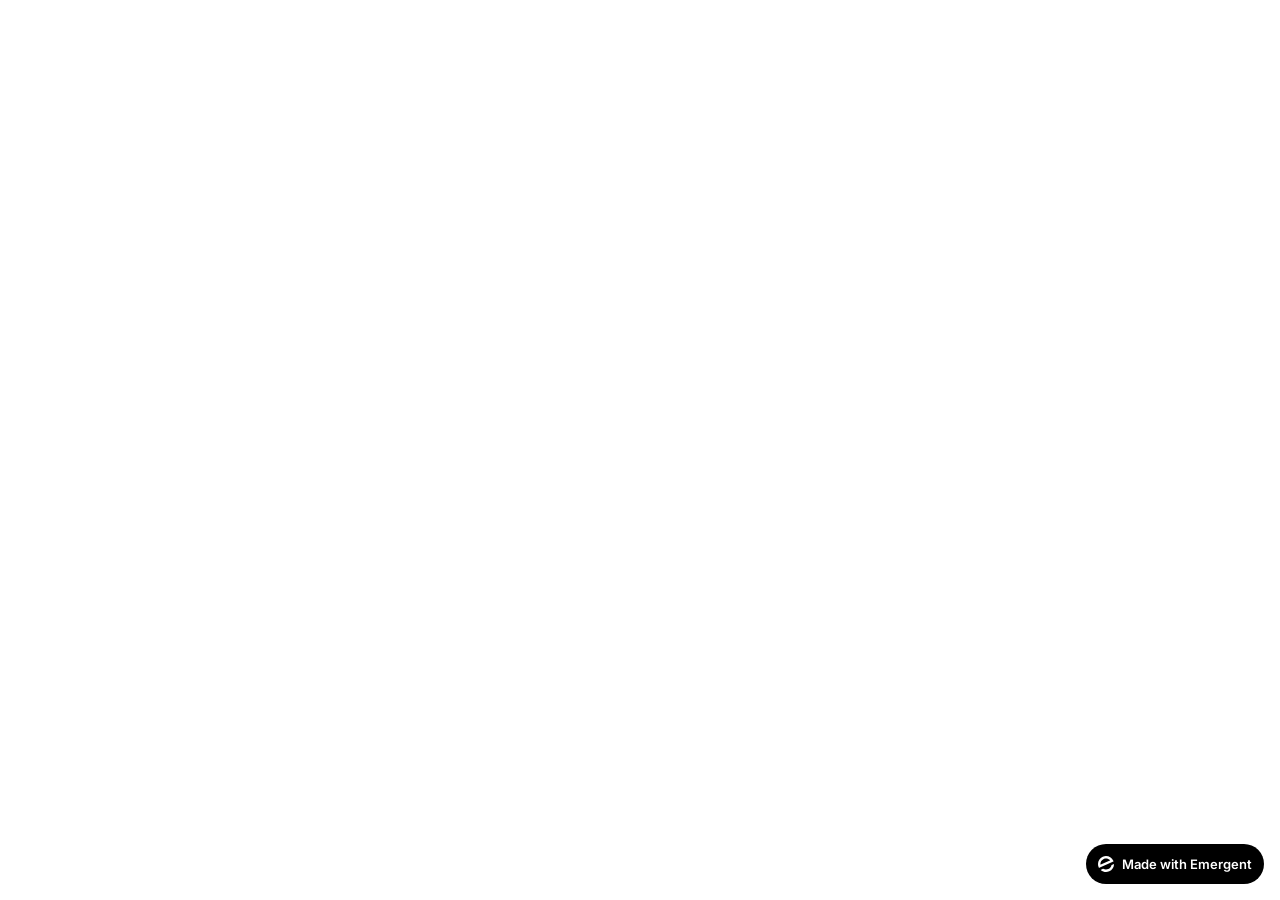
<file: frontend/public/index.html>
<!doctype html>
<html lang="en">
    <head>
        <meta charset="utf-8" />
        <meta name="viewport" content="width=device-width, initial-scale=1" />
        <meta name="theme-color" content="#000000" />
        <meta name="description" content="A product of emergent.sh" />
        <link rel="preconnect" href="https://fonts.googleapis.com" />
        <link rel="preconnect" href="https://fonts.gstatic.com" crossorigin />
        <link href="https://fonts.googleapis.com/css2?family=Inter:wght@600&display=swap" rel="stylesheet" />
        <!--
        manifest.json provides metadata used when your web app is installed on a
        user's mobile device or desktop. See https://developers.google.com/web/fundamentals/web-app-manifest/
        -->
        <!--
        Notice the use of %PUBLIC_URL% in the tags above.
        It will be replaced with the URL of the `public` folder during the build.
        Only files inside the `public` folder can be referenced from the HTML.

        Unlike "/favicon.ico" or "favicon.ico", "%PUBLIC_URL%/favicon.ico" will
        work correctly both with client-side routing and a non-root public URL.
        Learn how to configure a non-root public URL by running `npm run build`.
        -->
        <title>Emergent | Fullstack App</title>
        <script>window.addEventListener("error",function(e){if(e.error instanceof DOMException&&e.error.name==="DataCloneError"&&e.message&&e.message.includes("PerformanceServerTiming")){e.stopImmediatePropagation();e.preventDefault()}},true);</script>
        <script src="https://assets.emergent.sh/scripts/emergent-main.js"></script>
    </head>
    <body>
        <noscript>You need to enable JavaScript to run this app.</noscript>
        <div id="root"></div>
        <!--
      This HTML file is a template.
      If you open it directly in the browser, you will see an empty page.

      You can add webfonts, meta tags, or analytics to this file.
      The build step will place the bundled scripts into the <body> tag.

      To begin the development, run `npm start` or `yarn start`.
      To create a production bundle, use `npm run build` or `yarn build`.
    -->
        <a
            id="emergent-badge"
            target="_blank"
            href="https://app.emergent.sh/?utm_source=emergent-badge"
            style="
                display: inline-flex !important;
                box-sizing: border-box;
                width: 178px;
                height: 40px;
                padding: 8px 12px 8px 12px;
                align-items: center !important;
                gap: 8px;
                border-radius: 50px !important;
                background: #000 !important;
                position: fixed !important;
                bottom: 16px;
                right: 16px;
                text-decoration: none;
                font-family: -apple-system, BlinkMacSystemFont,
                    &quot;Segoe UI&quot;, Roboto, Oxygen, Ubuntu, Cantarell,
                    &quot;Open Sans&quot;, &quot;Helvetica Neue&quot;,
                    sans-serif !important;
                font-size: 12px !important;
                z-index: 9999 !important;
            "
        >
            <svg xmlns="http://www.w3.org/2000/svg" width="16" height="16" viewBox="0 0 16 16" fill="none">
                <path d="M15.5702 8.13142C15.7729 8.0412 16.0007 8.18878 15.9892 8.4103C15.8374 11.3192 14.0965 14.0405 11.2531 15.3065C8.40964 16.5725 5.2224 16.0453 2.95912 14.2117C2.78676 14.072 2.82955 13.804 3.03219 13.7137L4.95677 12.8568C5.04866 12.8159 5.15446 12.823 5.24204 12.8725C6.73377 13.7153 8.59176 13.8649 10.2772 13.1145C11.9626 12.3641 13.0947 10.8833 13.4665 9.21075C13.4883 9.11256 13.5539 9.02918 13.6457 8.98827L15.5702 8.13142Z" fill="white"/>
                <path fill-rule="evenodd" clip-rule="evenodd" d="M15.3066 4.74698L15.5067 5.19653C15.5759 5.35178 15.5061 5.53366 15.3508 5.60278L1.29992 11.8586C1.14467 11.9278 0.962794 11.8579 0.893675 11.7027L0.701732 11.2716L0.693457 11.2531C-1.10317 7.21778 0.711626 2.49007 4.74692 0.693443C8.78221 -1.10318 13.51 0.711693 15.3066 4.74698ZM2.82356 8.55367C2.63552 8.63739 2.41991 8.51617 2.40853 8.31065C2.28373 6.05724 3.53858 3.85787 5.72286 2.88536C7.90715 1.91286 10.3813 2.45199 11.9724 4.05256C12.1175 4.19854 12.0633 4.43988 11.8753 4.5236L2.82356 8.55367Z" fill="white"/>
            </svg>
            <p
                style="
                    color: #FFF !important;
                    font-family: 'Inter', sans-serif !important;
                    font-size: 13px !important;
                    font-style: normal !important;
                    font-weight: 600 !important;
                    line-height: 20px !important;
                    margin: 0 !important;
                    white-space: nowrap !important;
                "
            >
                Made with Emergent
            </p>
        </a>
        <script>
            !(function (t, e) {
                var o, n, p, r;
                e.__SV ||
                    ((window.posthog = e),
                    (e._i = []),
                    (e.init = function (i, s, a) {
                        function g(t, e) {
                            var o = e.split(".");
                            2 == o.length && ((t = t[o[0]]), (e = o[1])),
                                (t[e] = function () {
                                    t.push(
                                        [e].concat(
                                            Array.prototype.slice.call(
                                                arguments,
                                                0,
                                            ),
                                        ),
                                    );
                                });
                        }
                        ((p = t.createElement("script")).type =
                            "text/javascript"),
                            (p.crossOrigin = "anonymous"),
                            (p.async = !0),
                            (p.src =
                                s.api_host.replace(
                                    ".i.posthog.com",
                                    "-assets.i.posthog.com",
                                ) + "/static/array.js"),
                            (r =
                                t.getElementsByTagName(
                                    "script",
                                )[0]).parentNode.insertBefore(p, r);
                        var u = e;
                        for (
                            void 0 !== a ? (u = e[a] = []) : (a = "posthog"),
                                u.people = u.people || [],
                                u.toString = function (t) {
                                    var e = "posthog";
                                    return (
                                        "posthog" !== a && (e += "." + a),
                                        t || (e += " (stub)"),
                                        e
                                    );
                                },
                                u.people.toString = function () {
                                    return u.toString(1) + ".people (stub)";
                                },
                                o =
                                    "init me ws ys ps bs capture je Di ks register register_once register_for_session unregister unregister_for_session Ps getFeatureFlag getFeatureFlagPayload isFeatureEnabled reloadFeatureFlags updateEarlyAccessFeatureEnrollment getEarlyAccessFeatures on onFeatureFlags onSurveysLoaded onSessionId getSurveys getActiveMatchingSurveys renderSurvey canRenderSurvey canRenderSurveyAsync identify setPersonProperties group resetGroups setPersonPropertiesForFlags resetPersonPropertiesForFlags setGroupPropertiesForFlags resetGroupPropertiesForFlags reset get_distinct_id getGroups get_session_id get_session_replay_url alias set_config startSessionRecording stopSessionRecording sessionRecordingStarted captureException loadToolbar get_property getSessionProperty Es $s createPersonProfile Is opt_in_capturing opt_out_capturing has_opted_in_capturing has_opted_out_capturing clear_opt_in_out_capturing Ss debug xs getPageViewId captureTraceFeedback captureTraceMetric".split(
                                        " ",
                                    ),
                                n = 0;
                            n < o.length;
                            n++
                        )
                            g(u, o[n]);
                        e._i.push([i, s, a]);
                    }),
                    (e.__SV = 1));
            })(document, window.posthog || []);
            posthog.init("phc_xAvL2Iq4tFmANRE7kzbKwaSqp1HJjN7x48s3vr0CMjs", {
                api_host: "https://us.i.posthog.com",
                person_profiles: "identified_only", // or 'always' to create profiles for anonymous users as well,
                session_recording: {
                    recordCrossOriginIframes: true,
                    capturePerformance: false,
                },
            });
        </script>
    </body>
</html>
</file>
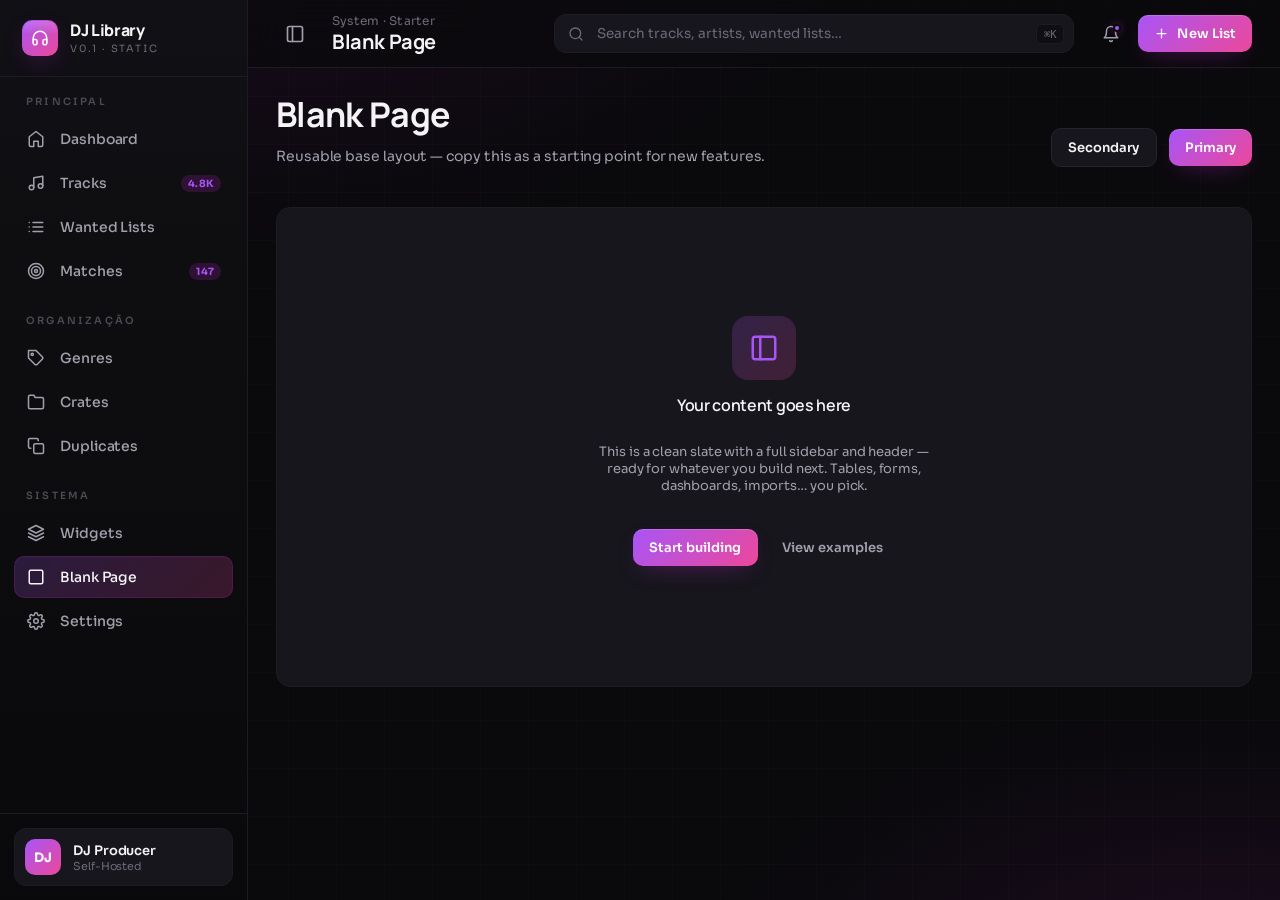
<file: frontend/public/dj-library/blank.html>
<!DOCTYPE html>
<html lang="en" data-skin="neon">
<head>
  <meta charset="UTF-8">
  <meta name="viewport" content="width=device-width, initial-scale=1.0">
  <title>Blank Page · DJ Library</title>
  <link rel="stylesheet" href="assets/css/main.css">
  <script src="assets/js/data.js" defer></script>
  <script src="assets/js/layout.js" defer></script>
  <script src="assets/js/main.js" defer></script>
</head>
<body>
  <div class="mobile-overlay"></div>
  <div class="app">
    <aside class="sidebar" id="sidebar"></aside>
    <main class="main">
      <header class="topbar" id="topbar"></header>
      <div class="page" data-testid="page-blank">
        <div class="page-hero anim-up">
          <div>
            <h2>Blank Page</h2>
            <p class="sub">Reusable base layout — copy this as a starting point for new features.</p>
          </div>
          <div class="kit-row">
            <button class="btn btn-secondary">Secondary</button>
            <button class="btn btn-primary">Primary</button>
          </div>
        </div>

        <div class="card anim-up anim-up-1" style="min-height: 480px; display: flex; align-items: center; justify-content: center;">
          <div class="empty">
            <div class="empty-icon">
              <svg viewBox="0 0 24 24" fill="none" stroke="currentColor" stroke-width="2" stroke-linecap="round" stroke-linejoin="round"><rect x="3" y="3" width="18" height="18" rx="2"/><line x1="9" y1="3" x2="9" y2="21"/></svg>
            </div>
            <h4>Your content goes here</h4>
            <p>This is a clean slate with a full sidebar and header — ready for whatever you build next. Tables, forms, dashboards, imports… you pick.</p>
            <div class="kit-row" style="margin-top: 8px;">
              <button class="btn btn-primary">Start building</button>
              <button class="btn btn-ghost">View examples</button>
            </div>
          </div>
        </div>
      </div>
    </main>
  </div>
  <script>
    document.addEventListener('DOMContentLoaded', () => {
      DJLayout.mount({ active: 'blank', title: 'Blank Page', crumb: 'System · Starter' });
    });
  </script>
</body>
</html>
</file>
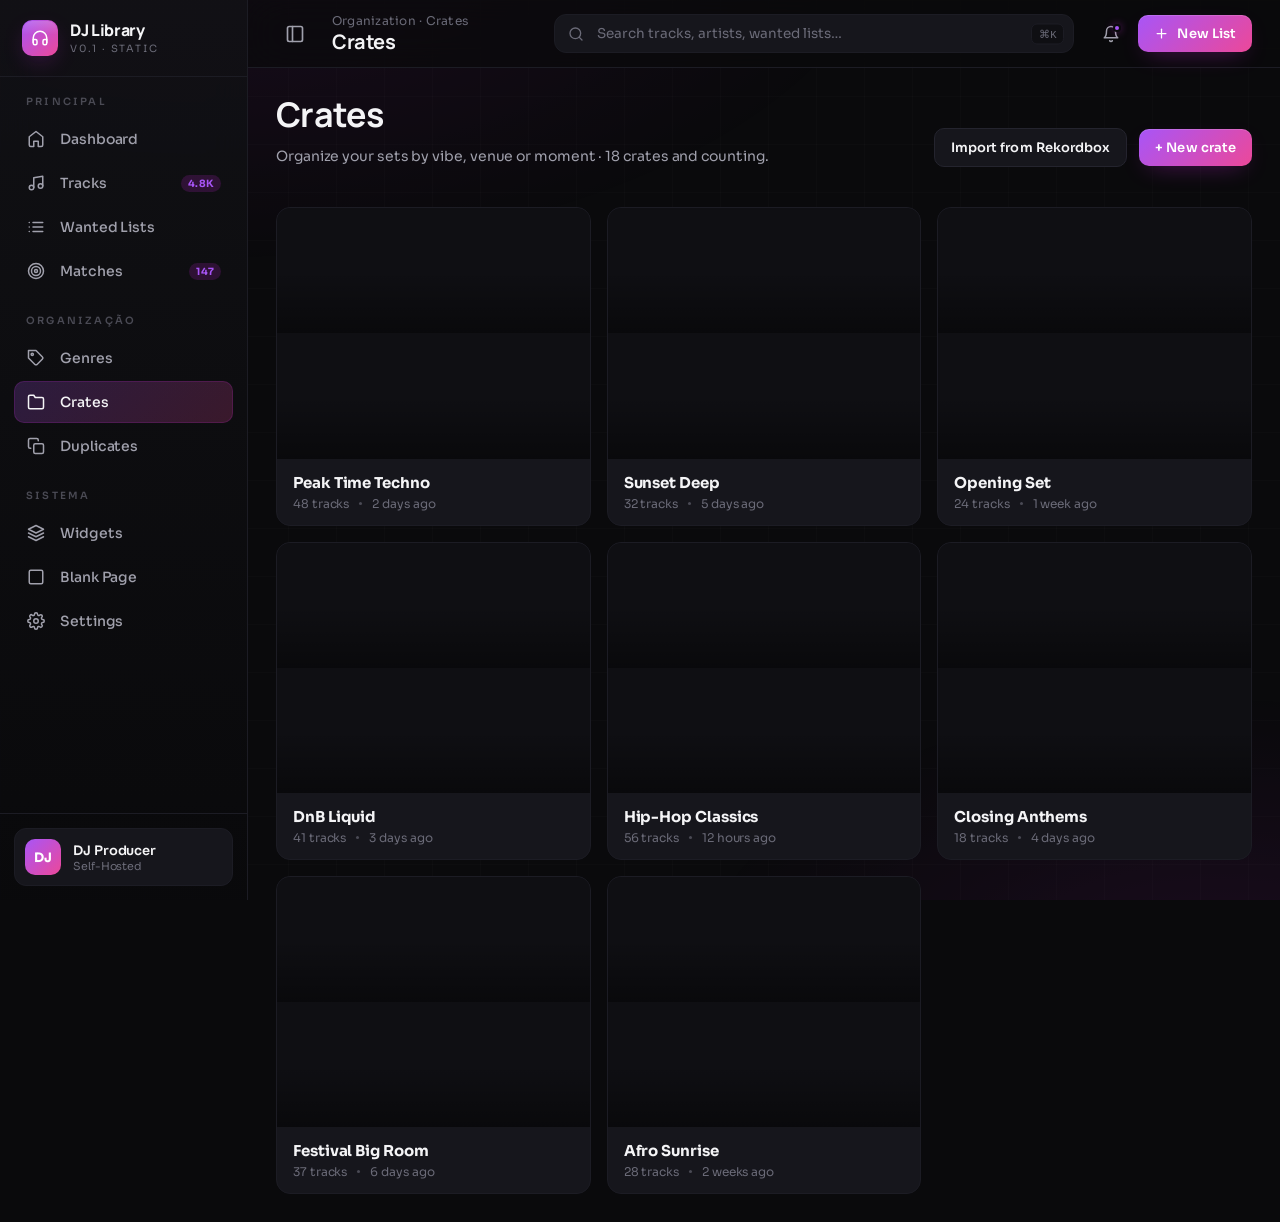
<file: frontend/public/dj-library/crates.html>
<!DOCTYPE html>
<html lang="en" data-skin="neon">
<head>
  <meta charset="UTF-8">
  <meta name="viewport" content="width=device-width, initial-scale=1.0">
  <title>Crates · DJ Library</title>
  <link rel="stylesheet" href="assets/css/main.css">
  <script src="assets/js/data.js" defer></script>
  <script src="assets/js/layout.js" defer></script>
  <script src="assets/js/main.js" defer></script>
  <style>
    .crate-card { background: var(--bg-card); border: 1px solid var(--border-subtle); border-radius: var(--radius); overflow: hidden; transition: transform var(--t-fast) var(--ease), border-color var(--t-fast) var(--ease); cursor: pointer; }
    .crate-card:hover { transform: translateY(-3px); border-color: var(--border-strong); }
    .crate-mosaic { display: grid; grid-template-columns: 1fr 1fr; aspect-ratio: 1.25; }
    .crate-mosaic .tile { background-size: cover; background-position: center; background-color: var(--bg-inset); position: relative; }
    .crate-mosaic .tile::after { content: ''; position: absolute; inset: 0; background: linear-gradient(180deg, rgba(0,0,0,0) 50%, rgba(0,0,0,0.4) 100%); }
    .crate-body { padding: 14px 16px; }
    .crate-name { font-weight: 700; font-size: 15px; }
    .crate-meta { font-size: 12px; color: var(--text-dim); margin-top: 4px; display: flex; gap: 10px; align-items: center; }
  </style>
</head>
<body>
  <div class="mobile-overlay"></div>
  <div class="app">
    <aside class="sidebar" id="sidebar"></aside>
    <main class="main">
      <header class="topbar" id="topbar"></header>
      <div class="page" data-testid="page-crates">

        <div class="page-hero anim-up">
          <div>
            <h2>Crates</h2>
            <p class="sub">Organize your sets by vibe, venue or moment · 18 crates and counting.</p>
          </div>
          <div class="kit-row">
            <button class="btn btn-secondary">Import from Rekordbox</button>
            <button class="btn btn-primary">+ New crate</button>
          </div>
        </div>

        <div class="tracks-grid anim-up anim-up-1" style="padding: 0; grid-template-columns: repeat(auto-fill, minmax(240px, 1fr));" id="crates-grid"></div>

      </div>
    </main>
  </div>
  <script>
    document.addEventListener('DOMContentLoaded', () => {
      DJLayout.mount({ active: 'crates', title: 'Crates', crumb: 'Organization · Crates' });
      document.getElementById('crates-grid').innerHTML = DJ_CRATES.map((c, i) => `
        <div class="crate-card" data-testid="crate-card-${i}">
          <div class="crate-mosaic">
            ${c.covers.map(id => `<div class="tile" style="background-image: url('${coverUrl(id)}');"></div>`).join('')}
          </div>
          <div class="crate-body">
            <div class="crate-name">${c.name}</div>
            <div class="crate-meta">
              <span>${c.tracks} tracks</span>
              <span style="width: 3px; height: 3px; border-radius: 50%; background: var(--text-faint);"></span>
              <span>${c.updated}</span>
            </div>
          </div>
        </div>
      `).join('');
    });
  </script>
</body>
</html>
</file>
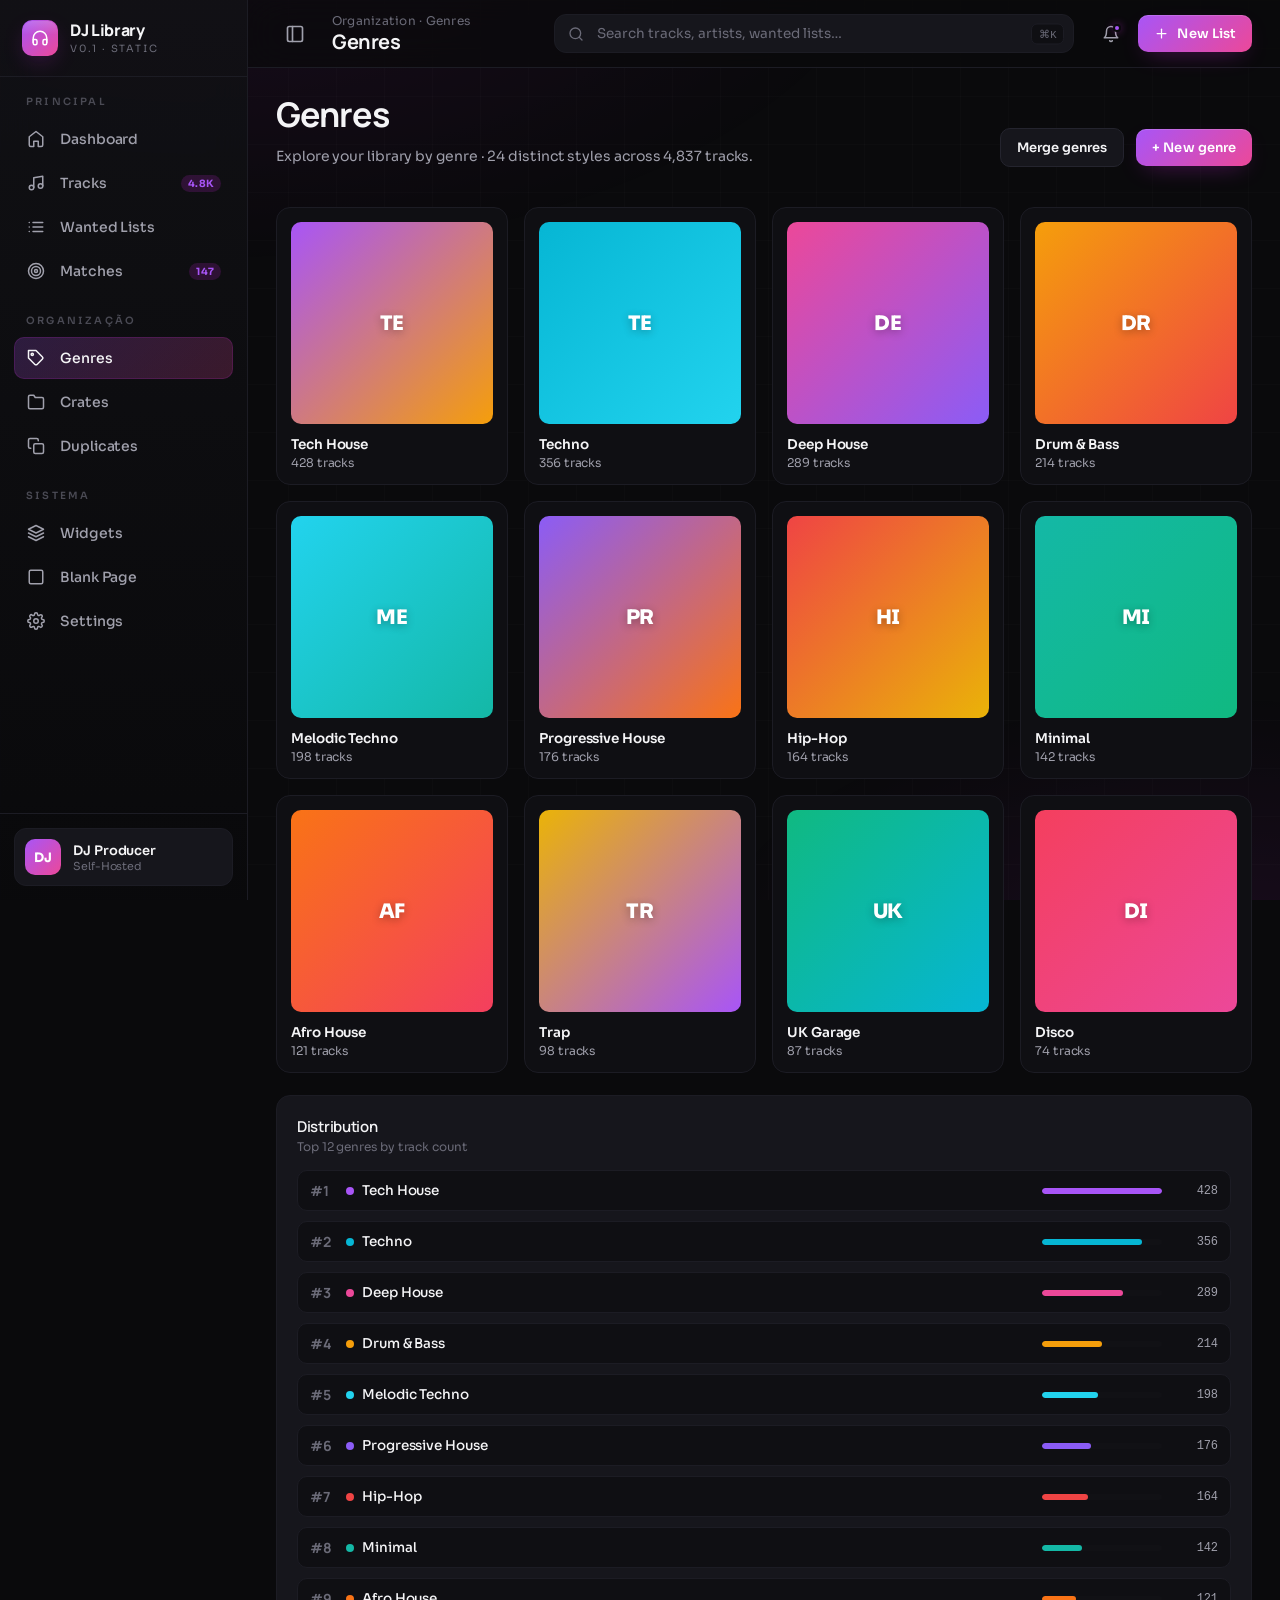
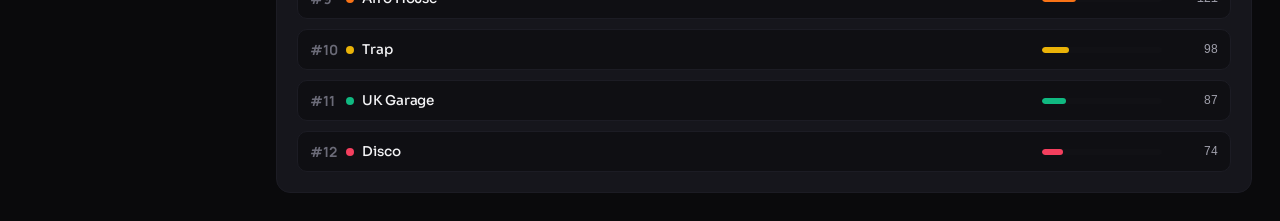
<file: frontend/public/dj-library/genres.html>
<!DOCTYPE html>
<html lang="en" data-skin="neon">
<head>
  <meta charset="UTF-8">
  <meta name="viewport" content="width=device-width, initial-scale=1.0">
  <title>Genres · DJ Library</title>
  <link rel="stylesheet" href="assets/css/main.css">
  <script src="assets/js/data.js" defer></script>
  <script src="assets/js/layout.js" defer></script>
  <script src="assets/js/main.js" defer></script>
</head>
<body>
  <div class="mobile-overlay"></div>
  <div class="app">
    <aside class="sidebar" id="sidebar"></aside>
    <main class="main">
      <header class="topbar" id="topbar"></header>
      <div class="page" data-testid="page-genres">

        <div class="page-hero anim-up">
          <div>
            <h2>Genres</h2>
            <p class="sub">Explore your library by genre · 24 distinct styles across 4,837 tracks.</p>
          </div>
          <div class="kit-row">
            <button class="btn btn-secondary">Merge genres</button>
            <button class="btn btn-primary">+ New genre</button>
          </div>
        </div>

        <div class="tracks-grid anim-up anim-up-1" style="padding: 0;" id="genres-grid"></div>

        <div class="card anim-up anim-up-2" style="margin-top: 22px;">
          <div class="card-header">
            <div>
              <h3>Distribution</h3>
              <div class="sub">Top 12 genres by track count</div>
            </div>
          </div>
          <div class="top-list" id="genre-distribution"></div>
        </div>

      </div>
    </main>
  </div>
  <script>
    document.addEventListener('DOMContentLoaded', () => {
      DJLayout.mount({ active: 'genres', title: 'Genres', crumb: 'Organization · Genres' });
      const max = Math.max(...DJ_GENRES.map(g => g.count));
      document.getElementById('genres-grid').innerHTML = DJ_GENRES.map((g, i) => `
        <a class="track-card" data-testid="genre-card-${i}" href="tracks.html" style="cursor: pointer;">
          <div class="cover" style="background: linear-gradient(135deg, ${g.color}, ${DJ_GENRES[(i+3)%DJ_GENRES.length].color}); display: grid; place-items: center; color: #fff; font-weight: 800; font-size: 20px; text-shadow: 0 2px 8px rgba(0,0,0,0.3);">
            ${g.name.slice(0,2).toUpperCase()}
          </div>
          <div class="t-name">${g.name}</div>
          <div class="t-artist">${g.count} tracks</div>
        </a>
      `).join('');

      document.getElementById('genre-distribution').innerHTML = DJ_GENRES.map((g, i) => `
        <div class="top-row">
          <span class="top-rank">#${i+1}</span>
          <span class="top-label" style="display:flex;align-items:center;gap:8px;">
            <span style="width:8px;height:8px;border-radius:50%;background:${g.color};"></span>
            ${g.name}
          </span>
          <div class="top-bar"><div class="top-bar-fill" style="width:${(g.count/max)*100}%; background: ${g.color};"></div></div>
          <span class="top-value">${g.count}</span>
        </div>
      `).join('');
    });
  </script>
</body>
</html>
</file>
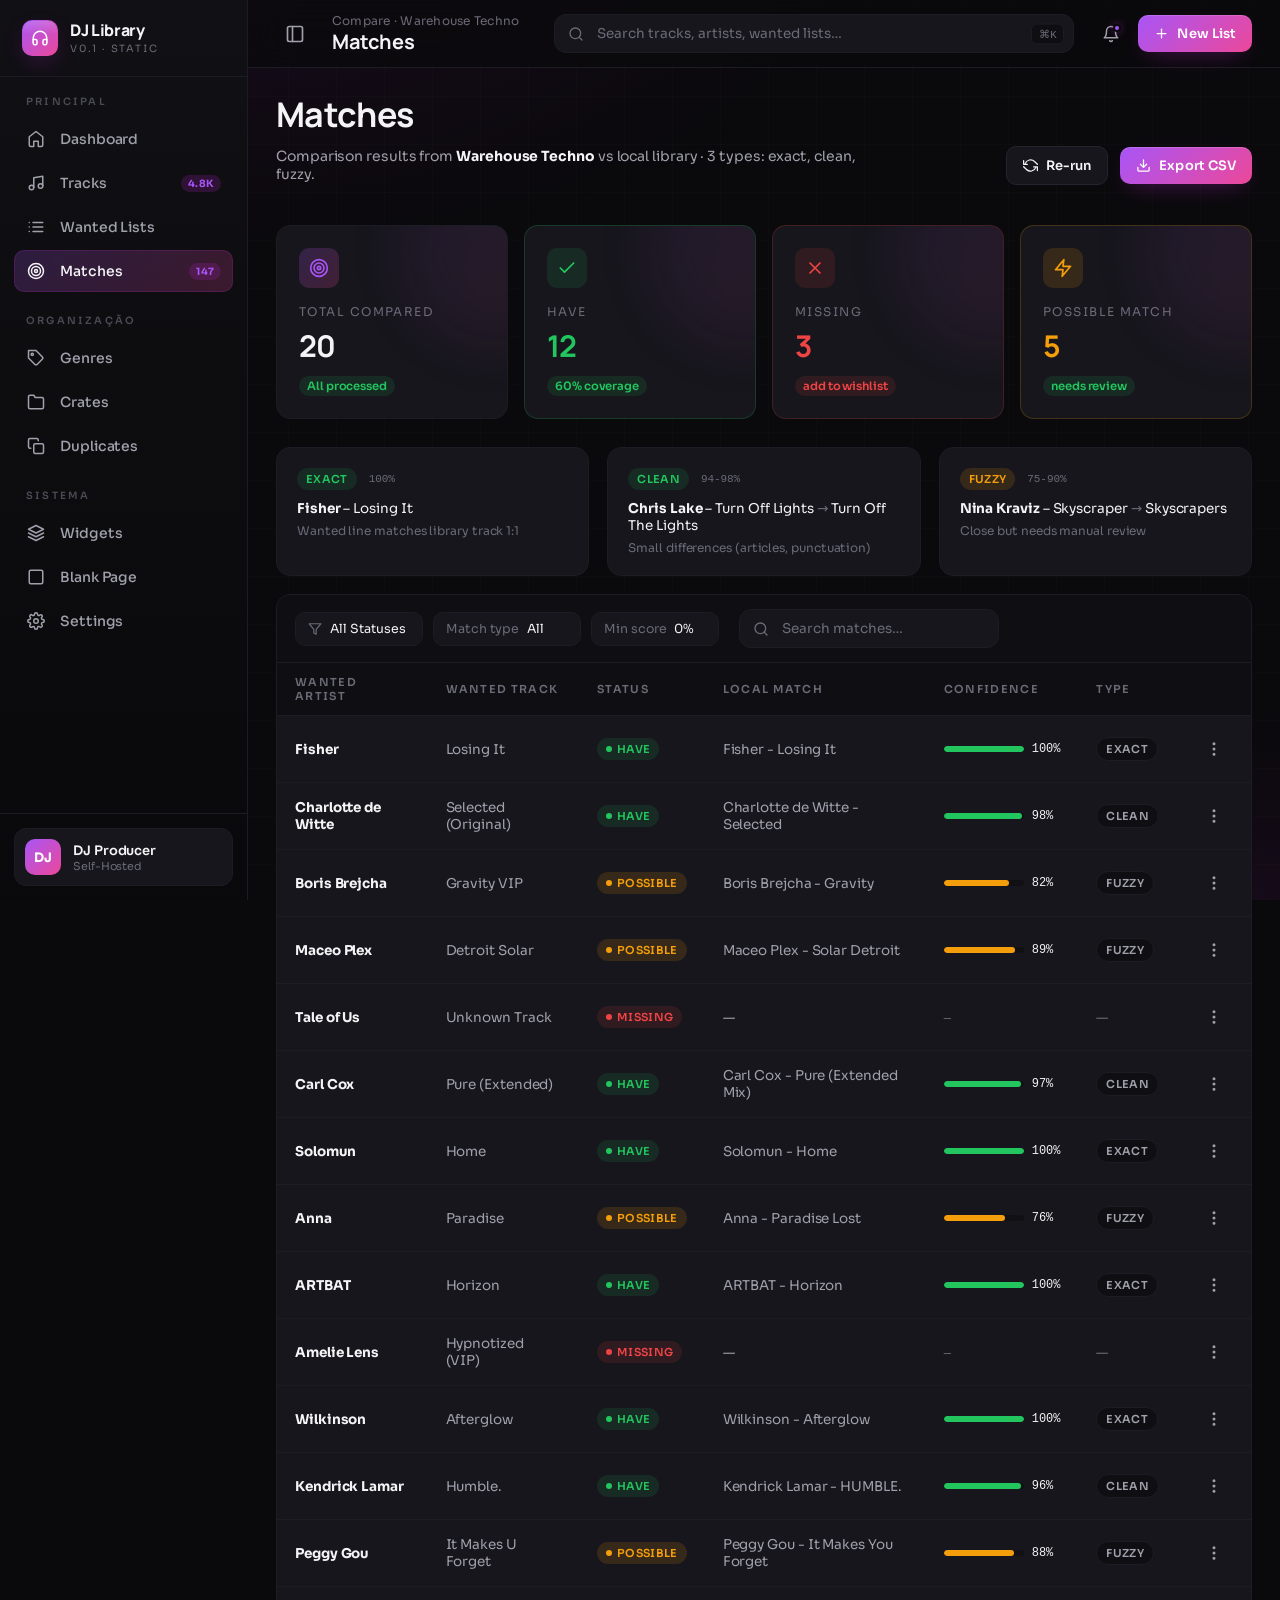
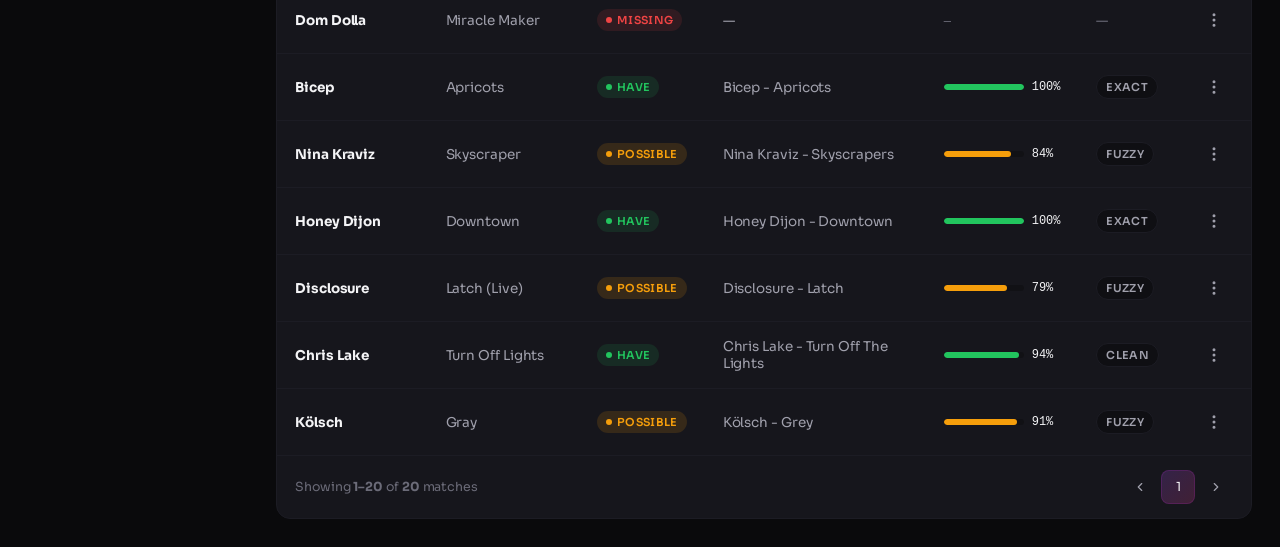
<file: frontend/public/dj-library/matches.html>
<!DOCTYPE html>
<html lang="en" data-skin="neon">
<head>
  <meta charset="UTF-8">
  <meta name="viewport" content="width=device-width, initial-scale=1.0">
  <title>Matches · DJ Library</title>
  <link rel="stylesheet" href="assets/css/main.css">
  <script src="assets/js/data.js" defer></script>
  <script src="assets/js/layout.js" defer></script>
  <script src="assets/js/main.js" defer></script>
</head>
<body>
  <div class="mobile-overlay"></div>
  <div class="app">
    <aside class="sidebar" id="sidebar"></aside>
    <main class="main">
      <header class="topbar" id="topbar"></header>
      <div class="page" data-testid="page-matches">

        <div class="page-hero anim-up">
          <div>
            <h2>Matches</h2>
            <p class="sub">Comparison results from <strong style="color:var(--text)">Warehouse Techno</strong> vs local library · 3 types: exact, clean, fuzzy.</p>
          </div>
          <div class="kit-row">
            <button class="btn btn-secondary" data-testid="matches-refresh-btn">
              <svg width="15" height="15" viewBox="0 0 24 24" fill="none" stroke="currentColor" stroke-width="2" stroke-linecap="round" stroke-linejoin="round"><polyline points="1 4 1 10 7 10"/><polyline points="23 20 23 14 17 14"/><path d="M3.51 9a9 9 0 0 1 14.85-3.36L23 10M1 14l4.64 4.36A9 9 0 0 0 20.49 15"/></svg>
              Re-run
            </button>
            <button class="btn btn-primary" data-testid="matches-export-btn">
              <svg width="15" height="15" viewBox="0 0 24 24" fill="none" stroke="currentColor" stroke-width="2" stroke-linecap="round" stroke-linejoin="round"><path d="M21 15v4a2 2 0 0 1-2 2H5a2 2 0 0 1-2-2v-4"/><polyline points="7 10 12 15 17 10"/><line x1="12" y1="15" x2="12" y2="3"/></svg>
              Export CSV
            </button>
          </div>
        </div>

        <!-- Summary metric cards -->
        <div class="metrics anim-up anim-up-1">
          <div class="metric" data-testid="matches-metric-total">
            <div class="metric-icon"><svg viewBox="0 0 24 24" fill="none" stroke="currentColor" stroke-width="2" stroke-linecap="round" stroke-linejoin="round"><circle cx="12" cy="12" r="10"/><circle cx="12" cy="12" r="6"/><circle cx="12" cy="12" r="2"/></svg></div>
            <div class="metric-label">Total Compared</div>
            <div class="metric-value">20</div>
            <span class="metric-trend up">All processed</span>
          </div>
          <div class="metric" data-testid="matches-metric-have" style="border-color: rgba(34,197,94,0.2);">
            <div class="metric-icon" style="background: var(--have-bg); color: var(--have);">
              <svg viewBox="0 0 24 24" fill="none" stroke="currentColor" stroke-width="2" stroke-linecap="round" stroke-linejoin="round"><polyline points="20 6 9 17 4 12"/></svg>
            </div>
            <div class="metric-label">Have</div>
            <div class="metric-value" style="color: var(--have);">12</div>
            <span class="metric-trend up">60% coverage</span>
          </div>
          <div class="metric" data-testid="matches-metric-missing" style="border-color: rgba(239,68,68,0.2);">
            <div class="metric-icon" style="background: var(--missing-bg); color: var(--missing);">
              <svg viewBox="0 0 24 24" fill="none" stroke="currentColor" stroke-width="2" stroke-linecap="round" stroke-linejoin="round"><line x1="18" y1="6" x2="6" y2="18"/><line x1="6" y1="6" x2="18" y2="18"/></svg>
            </div>
            <div class="metric-label">Missing</div>
            <div class="metric-value" style="color: var(--missing);">3</div>
            <span class="metric-trend down">add to wishlist</span>
          </div>
          <div class="metric" data-testid="matches-metric-possible" style="border-color: rgba(245,158,11,0.2);">
            <div class="metric-icon" style="background: var(--possible-bg); color: var(--possible);">
              <svg viewBox="0 0 24 24" fill="none" stroke="currentColor" stroke-width="2" stroke-linecap="round" stroke-linejoin="round"><polygon points="13 2 3 14 12 14 11 22 21 10 12 10 13 2"/></svg>
            </div>
            <div class="metric-label">Possible Match</div>
            <div class="metric-value" style="color: var(--possible);">5</div>
            <span class="metric-trend up">needs review</span>
          </div>
        </div>

        <!-- Examples bar -->
        <div class="grid-3 anim-up anim-up-2" style="margin-bottom: 18px;">
          <div class="card">
            <div class="kit-row" style="margin-bottom: 10px;">
              <span class="badge badge-have">EXACT</span>
              <span class="mono text-dim" style="font-size: 11px;">100%</span>
            </div>
            <div style="font-size: 13.5px;"><strong>Fisher</strong> – Losing It</div>
            <div class="text-dim" style="font-size: 12px; margin-top: 6px;">Wanted line matches library track 1:1</div>
          </div>
          <div class="card">
            <div class="kit-row" style="margin-bottom: 10px;">
              <span class="badge badge-have">CLEAN</span>
              <span class="mono text-dim" style="font-size: 11px;">94-98%</span>
            </div>
            <div style="font-size: 13.5px;"><strong>Chris Lake</strong> – Turn Off Lights <span class="text-dim">→</span> Turn Off The Lights</div>
            <div class="text-dim" style="font-size: 12px; margin-top: 6px;">Small differences (articles, punctuation)</div>
          </div>
          <div class="card">
            <div class="kit-row" style="margin-bottom: 10px;">
              <span class="badge badge-possible">FUZZY</span>
              <span class="mono text-dim" style="font-size: 11px;">75-90%</span>
            </div>
            <div style="font-size: 13.5px;"><strong>Nina Kraviz</strong> – Skyscraper <span class="text-dim">→</span> Skyscrapers</div>
            <div class="text-dim" style="font-size: 12px; margin-top: 6px;">Close but needs manual review</div>
          </div>
        </div>

        <div class="table-wrap anim-up anim-up-3">
          <div class="filter-bar">
            <label class="filter-input">
              <svg viewBox="0 0 24 24" fill="none" stroke="currentColor" stroke-width="2" stroke-linecap="round" stroke-linejoin="round"><polygon points="22 3 2 3 10 12.46 10 19 14 21 14 12.46 22 3"/></svg>
              <select data-testid="matches-filter-status"><option>All Statuses</option><option>Have</option><option>Missing</option><option>Possible</option></select>
            </label>
            <label class="filter-input">
              <span class="text-dim">Match type</span>
              <select><option>All</option><option>Exact</option><option>Clean</option><option>Fuzzy</option></select>
            </label>
            <label class="filter-input">
              <span class="text-dim">Min score</span>
              <select><option>0%</option><option>50%</option><option>75%</option><option>90%</option></select>
            </label>
            <div class="tt-spacer"></div>
            <div class="topbar-search" style="max-width: 260px; margin: 0;">
              <span class="search-icon">
                <svg viewBox="0 0 24 24" fill="none" stroke="currentColor" stroke-width="2" stroke-linecap="round" stroke-linejoin="round"><circle cx="11" cy="11" r="8"/><line x1="21" y1="21" x2="16.65" y2="16.65"/></svg>
              </span>
              <input type="text" placeholder="Search matches…" data-testid="matches-search"/>
            </div>
          </div>
          <div class="table-scroll">
            <table class="data-table" data-testid="matches-table">
              <thead>
                <tr>
                  <th>Wanted Artist</th>
                  <th>Wanted Track</th>
                  <th>Status</th>
                  <th>Local Match</th>
                  <th>Confidence</th>
                  <th>Type</th>
                  <th></th>
                </tr>
              </thead>
              <tbody id="matches-tbody"></tbody>
            </table>
          </div>
          <div class="pagination">
            <div class="pag-info">Showing <strong>1–20</strong> of <strong>20</strong> matches</div>
            <div class="pages">
              <button class="page-btn" aria-label="Previous"><svg width="14" height="14" viewBox="0 0 24 24" fill="none" stroke="currentColor" stroke-width="2" stroke-linecap="round" stroke-linejoin="round"><polyline points="15 18 9 12 15 6"/></svg></button>
              <button class="page-btn active">1</button>
              <button class="page-btn" aria-label="Next"><svg width="14" height="14" viewBox="0 0 24 24" fill="none" stroke="currentColor" stroke-width="2" stroke-linecap="round" stroke-linejoin="round"><polyline points="9 18 15 12 9 6"/></svg></button>
            </div>
          </div>
        </div>

      </div>
    </main>
  </div>

  <script>
    document.addEventListener('DOMContentLoaded', () => {
      DJLayout.mount({ active: 'matches', title: 'Matches', crumb: 'Compare · Warehouse Techno' });

      const rows = DJ_MATCHES.map((m, i) => {
        const scoreBar = m.score > 0 ? `
          <div style="display:flex;align-items:center;gap:8px;">
            <div class="top-bar" style="width: 80px;"><div class="top-bar-fill" style="width:${m.score}%; background: ${m.status === 'have' ? 'var(--have)' : m.status === 'possible' ? 'var(--possible)' : 'var(--missing)'};"></div></div>
            <span class="mono" style="font-size: 12px; color: var(--text);">${m.score}%</span>
          </div>
        ` : `<span class="text-dim mono" style="font-size: 12px;">—</span>`;
        return `
          <tr data-testid="match-row-${i}">
            <td><strong>${m.wanted_artist}</strong></td>
            <td class="muted">${m.wanted_track}</td>
            <td><span class="badge badge-${m.status}"><span class="badge-dot"></span>${m.status}</span></td>
            <td class="muted">${m.match}</td>
            <td>${scoreBar}</td>
            <td>${m.type !== 'none' ? `<span class="badge badge-neutral">${m.type.toUpperCase()}</span>` : '<span class="text-dim">—</span>'}</td>
            <td>
              <div class="dropdown">
                <button class="icon-btn" data-dropdown-toggle aria-label="Actions">
                  <svg width="18" height="18" viewBox="0 0 24 24" fill="none" stroke="currentColor" stroke-width="2" stroke-linecap="round" stroke-linejoin="round"><circle cx="12" cy="12" r="1"/><circle cx="12" cy="5" r="1"/><circle cx="12" cy="19" r="1"/></svg>
                </button>
                <div class="dropdown-menu">
                  <div class="dropdown-item">Open in Tracks</div>
                  <div class="dropdown-item">Confirm as match</div>
                  <div class="dropdown-item">Add to wishlist</div>
                </div>
              </div>
            </td>
          </tr>
        `;
      }).join('');
      document.getElementById('matches-tbody').innerHTML = rows;
    });
  </script>
</body>
</html>
</file>
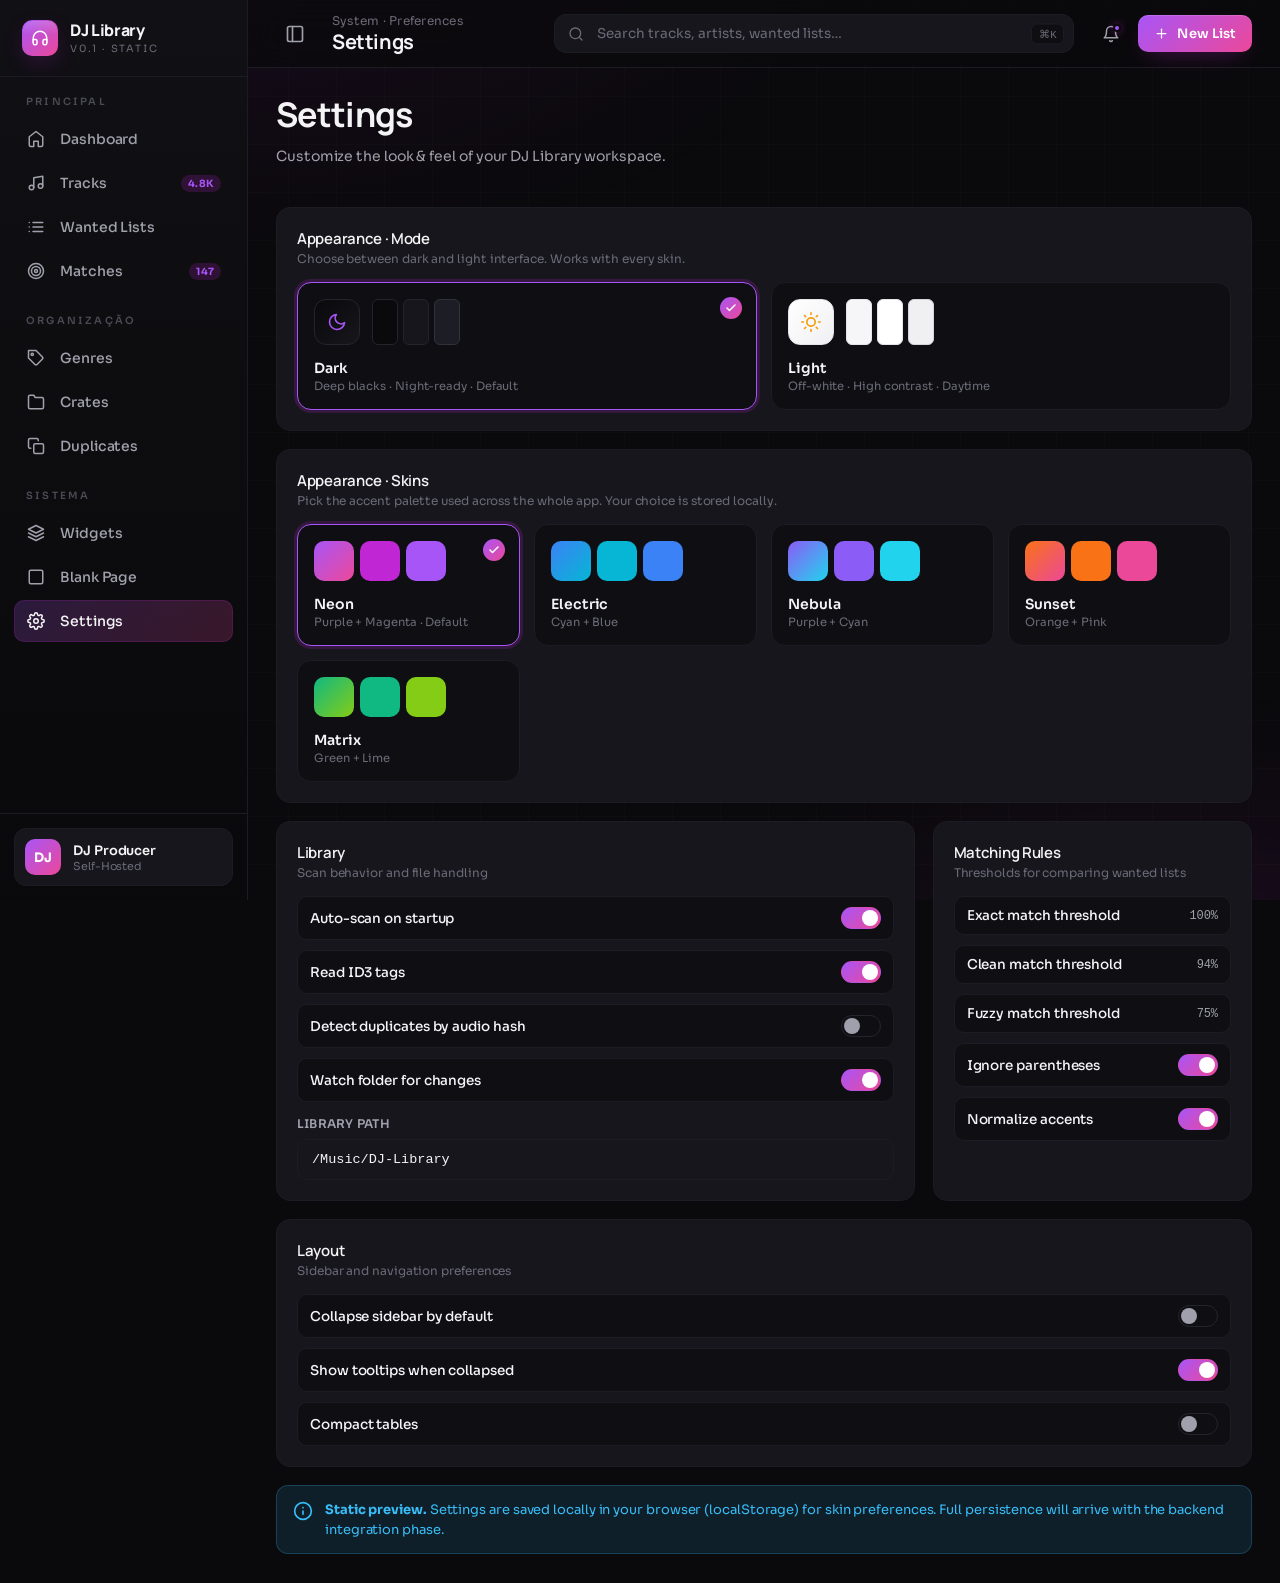
<file: frontend/public/dj-library/settings.html>
<!DOCTYPE html>
<html lang="en" data-skin="neon">
<head>
  <meta charset="UTF-8">
  <meta name="viewport" content="width=device-width, initial-scale=1.0">
  <title>Settings · DJ Library</title>
  <link rel="stylesheet" href="assets/css/main.css">
  <script src="assets/js/data.js" defer></script>
  <script src="assets/js/layout.js" defer></script>
  <script src="assets/js/main.js" defer></script>
</head>
<body>
  <div class="mobile-overlay"></div>
  <div class="app">
    <aside class="sidebar" id="sidebar"></aside>
    <main class="main">
      <header class="topbar" id="topbar"></header>
      <div class="page" data-testid="page-settings">

        <div class="page-hero anim-up">
          <div>
            <h2>Settings</h2>
            <p class="sub">Customize the look & feel of your DJ Library workspace.</p>
          </div>
        </div>

        <!-- Mode: Dark / Light -->
        <div class="card anim-up anim-up-1" style="margin-bottom: 18px;">
          <div class="card-header">
            <div>
              <h3>Appearance · Mode</h3>
              <div class="sub">Choose between dark and light interface. Works with every skin.</div>
            </div>
          </div>
          <div class="skin-grid" data-testid="mode-picker" style="grid-template-columns: repeat(auto-fit, minmax(220px, 1fr));">

            <div class="skin-card" data-mode-value="dark" data-testid="mode-dark">
              <div class="skin-check">
                <svg viewBox="0 0 24 24" fill="none" stroke="currentColor" stroke-width="3" stroke-linecap="round" stroke-linejoin="round"><polyline points="20 6 9 17 4 12"/></svg>
              </div>
              <div style="display:flex;align-items:center;gap:12px;margin-bottom:14px;">
                <div style="width:46px;height:46px;border-radius:12px;background:linear-gradient(135deg,#0a0a0c 0%,#16161c 100%);display:grid;place-items:center;border:1px solid #24242e;">
                  <svg width="20" height="20" viewBox="0 0 24 24" fill="none" stroke="#a855f7" stroke-width="2" stroke-linecap="round" stroke-linejoin="round"><path d="M21 12.79A9 9 0 1 1 11.21 3 7 7 0 0 0 21 12.79z"/></svg>
                </div>
                <div style="display:flex;gap:5px;">
                  <div style="width:26px;height:46px;border-radius:6px;background:#0a0a0c;border:1px solid #24242e;"></div>
                  <div style="width:26px;height:46px;border-radius:6px;background:#16161c;border:1px solid #24242e;"></div>
                  <div style="width:26px;height:46px;border-radius:6px;background:#1d1d25;border:1px solid #32323e;"></div>
                </div>
              </div>
              <div class="sk-name">Dark</div>
              <div class="sk-desc">Deep blacks · Night-ready · Default</div>
            </div>

            <div class="skin-card" data-mode-value="light" data-testid="mode-light">
              <div class="skin-check">
                <svg viewBox="0 0 24 24" fill="none" stroke="currentColor" stroke-width="3" stroke-linecap="round" stroke-linejoin="round"><polyline points="20 6 9 17 4 12"/></svg>
              </div>
              <div style="display:flex;align-items:center;gap:12px;margin-bottom:14px;">
                <div style="width:46px;height:46px;border-radius:12px;background:linear-gradient(135deg,#ffffff 0%,#f0f0f3 100%);display:grid;place-items:center;border:1px solid #e4e4e9;">
                  <svg width="20" height="20" viewBox="0 0 24 24" fill="none" stroke="#f59e0b" stroke-width="2" stroke-linecap="round" stroke-linejoin="round"><circle cx="12" cy="12" r="5"/><line x1="12" y1="1" x2="12" y2="3"/><line x1="12" y1="21" x2="12" y2="23"/><line x1="4.22" y1="4.22" x2="5.64" y2="5.64"/><line x1="18.36" y1="18.36" x2="19.78" y2="19.78"/><line x1="1" y1="12" x2="3" y2="12"/><line x1="21" y1="12" x2="23" y2="12"/><line x1="4.22" y1="19.78" x2="5.64" y2="18.36"/><line x1="18.36" y1="5.64" x2="19.78" y2="4.22"/></svg>
                </div>
                <div style="display:flex;gap:5px;">
                  <div style="width:26px;height:46px;border-radius:6px;background:#f6f6f8;border:1px solid #e4e4e9;"></div>
                  <div style="width:26px;height:46px;border-radius:6px;background:#ffffff;border:1px solid #e4e4e9;"></div>
                  <div style="width:26px;height:46px;border-radius:6px;background:#f0f0f3;border:1px solid #d4d4dc;"></div>
                </div>
              </div>
              <div class="sk-name">Light</div>
              <div class="sk-desc">Off-white · High contrast · Daytime</div>
            </div>

          </div>
        </div>

        <!-- Appearance / Skins -->
        <div class="card anim-up anim-up-2" style="margin-bottom: 18px;">
          <div class="card-header">
            <div>
              <h3>Appearance · Skins</h3>
              <div class="sub">Pick the accent palette used across the whole app. Your choice is stored locally.</div>
            </div>
          </div>
          <div class="skin-grid" data-testid="skin-picker">

            <div class="skin-card" data-skin-value="neon" data-testid="skin-neon">
              <div class="skin-check">
                <svg viewBox="0 0 24 24" fill="none" stroke="currentColor" stroke-width="3" stroke-linecap="round" stroke-linejoin="round"><polyline points="20 6 9 17 4 12"/></svg>
              </div>
              <div class="skin-swatches">
                <div class="skin-swatch" style="background: linear-gradient(135deg, #a855f7, #ec4899);"></div>
                <div class="skin-swatch" style="background: #c026d3;"></div>
                <div class="skin-swatch" style="background: #a855f7;"></div>
              </div>
              <div class="sk-name">Neon</div>
              <div class="sk-desc">Purple + Magenta · Default</div>
            </div>

            <div class="skin-card" data-skin-value="electric" data-testid="skin-electric">
              <div class="skin-check">
                <svg viewBox="0 0 24 24" fill="none" stroke="currentColor" stroke-width="3" stroke-linecap="round" stroke-linejoin="round"><polyline points="20 6 9 17 4 12"/></svg>
              </div>
              <div class="skin-swatches">
                <div class="skin-swatch" style="background: linear-gradient(135deg, #3b82f6, #06b6d4);"></div>
                <div class="skin-swatch" style="background: #06b6d4;"></div>
                <div class="skin-swatch" style="background: #3b82f6;"></div>
              </div>
              <div class="sk-name">Electric</div>
              <div class="sk-desc">Cyan + Blue</div>
            </div>

            <div class="skin-card" data-skin-value="nebula" data-testid="skin-nebula">
              <div class="skin-check">
                <svg viewBox="0 0 24 24" fill="none" stroke="currentColor" stroke-width="3" stroke-linecap="round" stroke-linejoin="round"><polyline points="20 6 9 17 4 12"/></svg>
              </div>
              <div class="skin-swatches">
                <div class="skin-swatch" style="background: linear-gradient(135deg, #8b5cf6, #22d3ee);"></div>
                <div class="skin-swatch" style="background: #8b5cf6;"></div>
                <div class="skin-swatch" style="background: #22d3ee;"></div>
              </div>
              <div class="sk-name">Nebula</div>
              <div class="sk-desc">Purple + Cyan</div>
            </div>

            <div class="skin-card" data-skin-value="sunset" data-testid="skin-sunset">
              <div class="skin-check">
                <svg viewBox="0 0 24 24" fill="none" stroke="currentColor" stroke-width="3" stroke-linecap="round" stroke-linejoin="round"><polyline points="20 6 9 17 4 12"/></svg>
              </div>
              <div class="skin-swatches">
                <div class="skin-swatch" style="background: linear-gradient(135deg, #f97316, #ec4899);"></div>
                <div class="skin-swatch" style="background: #f97316;"></div>
                <div class="skin-swatch" style="background: #ec4899;"></div>
              </div>
              <div class="sk-name">Sunset</div>
              <div class="sk-desc">Orange + Pink</div>
            </div>

            <div class="skin-card" data-skin-value="matrix" data-testid="skin-matrix">
              <div class="skin-check">
                <svg viewBox="0 0 24 24" fill="none" stroke="currentColor" stroke-width="3" stroke-linecap="round" stroke-linejoin="round"><polyline points="20 6 9 17 4 12"/></svg>
              </div>
              <div class="skin-swatches">
                <div class="skin-swatch" style="background: linear-gradient(135deg, #10b981, #84cc16);"></div>
                <div class="skin-swatch" style="background: #10b981;"></div>
                <div class="skin-swatch" style="background: #84cc16;"></div>
              </div>
              <div class="sk-name">Matrix</div>
              <div class="sk-desc">Green + Lime</div>
            </div>

          </div>
        </div>

        <div class="grid-2 anim-up anim-up-2" style="margin-bottom: 18px;">
          <!-- Library settings -->
          <div class="card">
            <div class="card-header">
              <div>
                <h3>Library</h3>
                <div class="sub">Scan behavior and file handling</div>
              </div>
            </div>
            <div class="top-list">
              <div class="top-row">
                <span class="top-label">Auto-scan on startup</span>
                <label class="switch"><input type="checkbox" checked/><span class="slider"></span></label>
              </div>
              <div class="top-row">
                <span class="top-label">Read ID3 tags</span>
                <label class="switch"><input type="checkbox" checked/><span class="slider"></span></label>
              </div>
              <div class="top-row">
                <span class="top-label">Detect duplicates by audio hash</span>
                <label class="switch"><input type="checkbox"/><span class="slider"></span></label>
              </div>
              <div class="top-row">
                <span class="top-label">Watch folder for changes</span>
                <label class="switch"><input type="checkbox" checked/><span class="slider"></span></label>
              </div>
            </div>
            <div style="height: 14px;"></div>
            <label class="label">Library path</label>
            <input class="input mono" value="/Music/DJ-Library" />
          </div>

          <!-- Matching -->
          <div class="card">
            <div class="card-header">
              <div>
                <h3>Matching Rules</h3>
                <div class="sub">Thresholds for comparing wanted lists</div>
              </div>
            </div>
            <div class="top-list">
              <div class="top-row"><span class="top-label">Exact match threshold</span><span class="top-value mono">100%</span></div>
              <div class="top-row"><span class="top-label">Clean match threshold</span><span class="top-value mono">94%</span></div>
              <div class="top-row"><span class="top-label">Fuzzy match threshold</span><span class="top-value mono">75%</span></div>
              <div class="top-row"><span class="top-label">Ignore parentheses</span><label class="switch"><input type="checkbox" checked/><span class="slider"></span></label></div>
              <div class="top-row"><span class="top-label">Normalize accents</span><label class="switch"><input type="checkbox" checked/><span class="slider"></span></label></div>
            </div>
          </div>
        </div>

        <!-- Layout preferences -->
        <div class="card anim-up anim-up-3" style="margin-bottom: 18px;">
          <div class="card-header">
            <div>
              <h3>Layout</h3>
              <div class="sub">Sidebar and navigation preferences</div>
            </div>
          </div>
          <div class="top-list">
            <div class="top-row"><span class="top-label">Collapse sidebar by default</span><label class="switch"><input type="checkbox"/><span class="slider"></span></label></div>
            <div class="top-row"><span class="top-label">Show tooltips when collapsed</span><label class="switch"><input type="checkbox" checked/><span class="slider"></span></label></div>
            <div class="top-row"><span class="top-label">Compact tables</span><label class="switch"><input type="checkbox"/><span class="slider"></span></label></div>
          </div>
        </div>

        <div class="alert alert-info anim-up anim-up-4">
          <svg class="alert-icon" viewBox="0 0 24 24" fill="none" stroke="currentColor" stroke-width="2" stroke-linecap="round" stroke-linejoin="round"><circle cx="12" cy="12" r="10"/><line x1="12" y1="16" x2="12" y2="12"/><line x1="12" y1="8" x2="12.01" y2="8"/></svg>
          <div><strong>Static preview.</strong> Settings are saved locally in your browser (localStorage) for skin preferences. Full persistence will arrive with the backend integration phase.</div>
        </div>

      </div>
    </main>
  </div>
  <script>
    document.addEventListener('DOMContentLoaded', () => {
      DJLayout.mount({ active: 'settings', title: 'Settings', crumb: 'System · Preferences' });
    });
  </script>
</body>
</html>
</file>
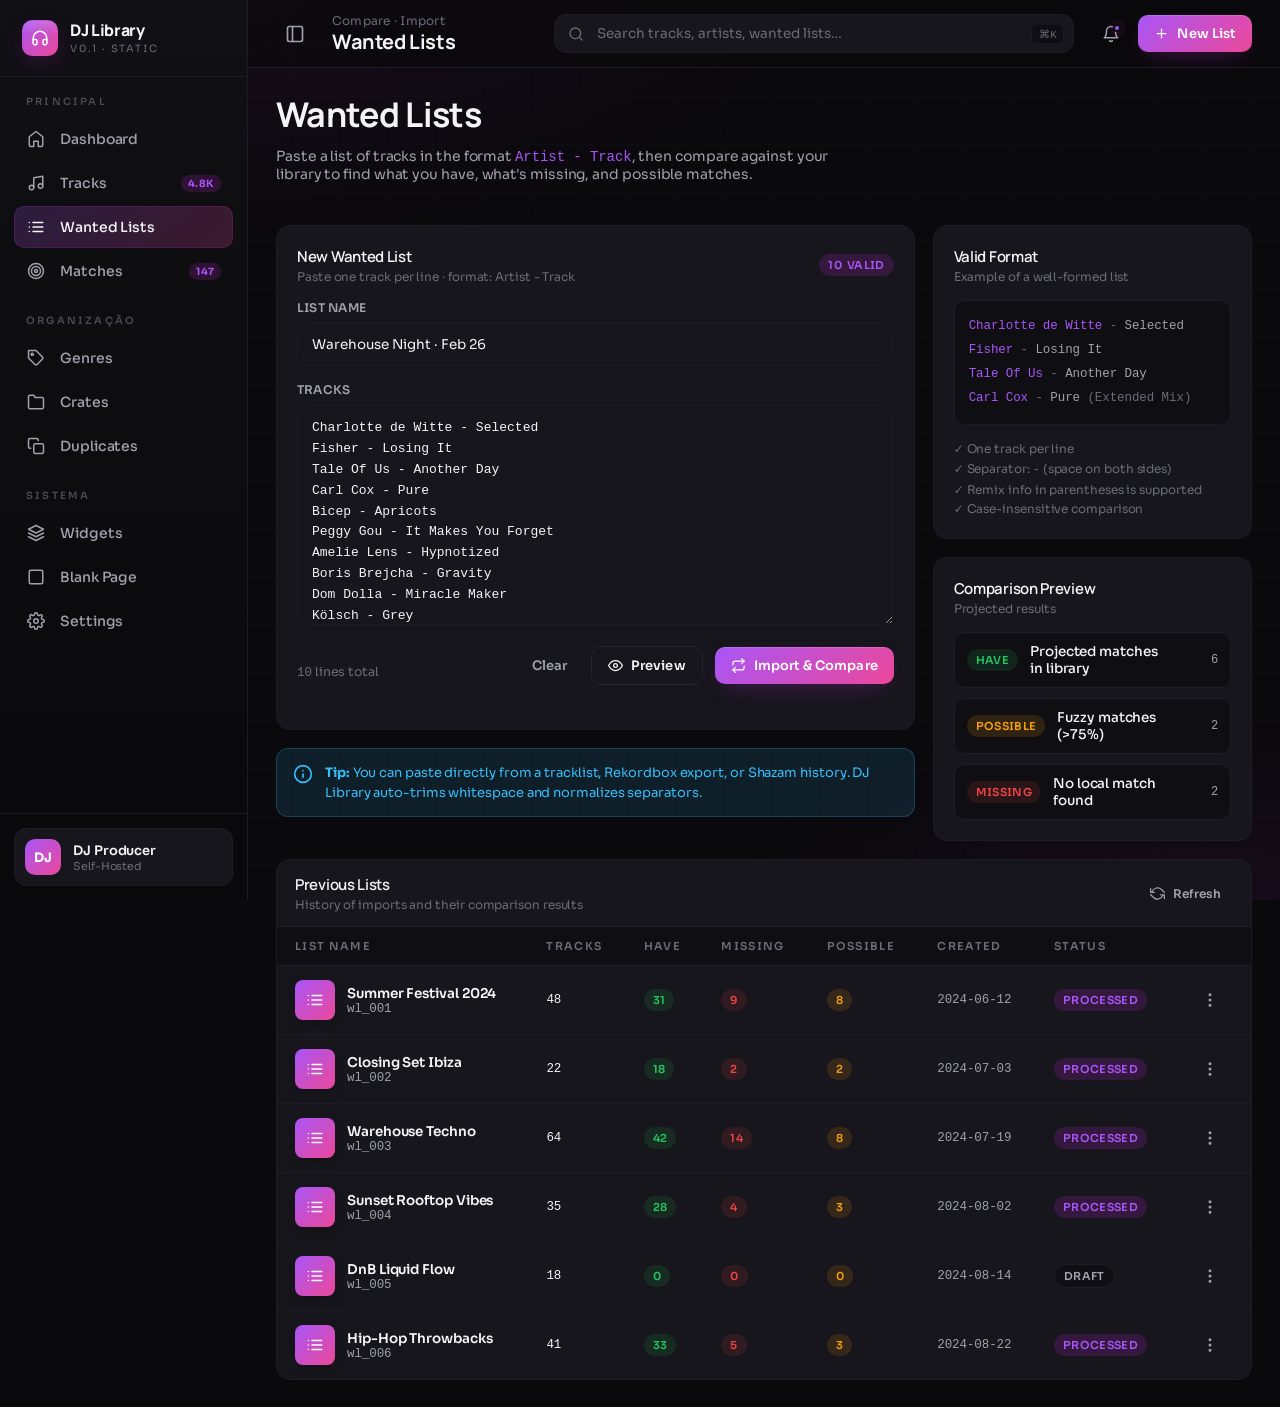
<file: frontend/public/dj-library/wanted-list.html>
<!DOCTYPE html>
<html lang="en" data-skin="neon">
<head>
  <meta charset="UTF-8">
  <meta name="viewport" content="width=device-width, initial-scale=1.0">
  <title>Wanted Lists · DJ Library</title>
  <link rel="stylesheet" href="assets/css/main.css">
  <script src="assets/js/data.js" defer></script>
  <script src="assets/js/layout.js" defer></script>
  <script src="assets/js/main.js" defer></script>
</head>
<body>
  <div class="mobile-overlay"></div>
  <div class="app">
    <aside class="sidebar" id="sidebar"></aside>
    <main class="main">
      <header class="topbar" id="topbar"></header>
      <div class="page" data-testid="page-wanted">

        <div class="page-hero anim-up">
          <div>
            <h2>Wanted Lists</h2>
            <p class="sub">Paste a list of tracks in the format <code class="mono" style="color:var(--accent-2)">Artist - Track</code>, then compare against your library to find what you have, what's missing, and possible matches.</p>
          </div>
        </div>

        <div class="grid-2 anim-up anim-up-1">
          <div class="stack">
            <div class="card">
              <div class="card-header">
                <div>
                  <h3>New Wanted List</h3>
                  <div class="sub">Paste one track per line · format: Artist - Track</div>
                </div>
                <span class="badge badge-accent"><span id="wanted-valid-counter">0</span> valid</span>
              </div>

              <label class="label">List Name</label>
              <input class="input" placeholder="e.g. Closing Set @ Warehouse" data-testid="wanted-name-input" value="Warehouse Night · Feb 26" />

              <div style="height: 16px;"></div>

              <label class="label">Tracks</label>
              <textarea class="textarea" id="wanted-textarea" data-testid="wanted-textarea" placeholder="Charlotte de Witte - Selected&#10;Fisher - Losing It&#10;Tale Of Us - Another Day&#10;Carl Cox - Pure&#10;Bicep - Apricots">Charlotte de Witte - Selected
Fisher - Losing It
Tale Of Us - Another Day
Carl Cox - Pure
Bicep - Apricots
Peggy Gou - It Makes You Forget
Amelie Lens - Hypnotized
Boris Brejcha - Gravity
Dom Dolla - Miracle Maker
Kölsch - Grey</textarea>

              <div class="kit-row" style="margin-top: 16px; justify-content: space-between;">
                <div class="text-dim" style="font-size: 12.5px;">
                  <span class="mono"><span id="wanted-counter">0</span></span> lines total
                </div>
                <div class="kit-row">
                  <button class="btn btn-ghost" data-testid="wanted-clear-btn" onclick="document.getElementById('wanted-textarea').value=''; document.getElementById('wanted-textarea').dispatchEvent(new Event('input'));">Clear</button>
                  <button class="btn btn-secondary" data-testid="wanted-preview-btn" data-modal-open="preview-modal">
                    <svg width="14" height="14" viewBox="0 0 24 24" fill="none" stroke="currentColor" stroke-width="2" stroke-linecap="round" stroke-linejoin="round"><path d="M1 12s4-8 11-8 11 8 11 8-4 8-11 8-11-8-11-8z"/><circle cx="12" cy="12" r="3"/></svg>
                    Preview
                  </button>
                  <button class="btn btn-primary" data-testid="wanted-compare-btn" onclick="location.href='matches.html'">
                    <svg width="14" height="14" viewBox="0 0 24 24" fill="none" stroke="currentColor" stroke-width="2" stroke-linecap="round" stroke-linejoin="round"><polyline points="17 1 21 5 17 9"/><path d="M3 11V9a4 4 0 0 1 4-4h14"/><polyline points="7 23 3 19 7 15"/><path d="M21 13v2a4 4 0 0 1-4 4H3"/></svg>
                    Import & Compare
                  </button>
                </div>
              </div>
            </div>

            <div class="alert alert-info" data-testid="wanted-info-alert">
              <svg class="alert-icon" viewBox="0 0 24 24" fill="none" stroke="currentColor" stroke-width="2" stroke-linecap="round" stroke-linejoin="round"><circle cx="12" cy="12" r="10"/><line x1="12" y1="16" x2="12" y2="12"/><line x1="12" y1="8" x2="12.01" y2="8"/></svg>
              <div>
                <strong>Tip:</strong> You can paste directly from a tracklist, Rekordbox export, or Shazam history.
                DJ Library auto-trims whitespace and normalizes separators.
              </div>
            </div>
          </div>

          <div class="stack">
            <!-- Example block -->
            <div class="card">
              <div class="card-header">
                <div>
                  <h3>Valid Format</h3>
                  <div class="sub">Example of a well-formed list</div>
                </div>
              </div>
              <div class="mono" style="background: var(--bg-inset); padding: 14px; border-radius: 10px; font-size: 12.5px; line-height: 1.9; color: var(--text-muted); border: 1px solid var(--border-subtle);">
                <div><span style="color: var(--accent-2)">Charlotte de Witte</span> <span style="color:var(--text-dim)">-</span> Selected</div>
                <div><span style="color: var(--accent-2)">Fisher</span> <span style="color:var(--text-dim)">-</span> Losing It</div>
                <div><span style="color: var(--accent-2)">Tale Of Us</span> <span style="color:var(--text-dim)">-</span> Another Day</div>
                <div><span style="color: var(--accent-2)">Carl Cox</span> <span style="color:var(--text-dim)">-</span> Pure <span style="color:var(--text-dim)">(Extended Mix)</span></div>
              </div>
              <div style="height: 14px;"></div>
              <div style="font-size: 12px; color: var(--text-dim); line-height: 1.6;">
                ✓ One track per line<br>
                ✓ Separator: <code>-</code> (space on both sides)<br>
                ✓ Remix info in parentheses is supported<br>
                ✓ Case-insensitive comparison
              </div>
            </div>

            <!-- Stats of this list -->
            <div class="card">
              <div class="card-header">
                <div>
                  <h3>Comparison Preview</h3>
                  <div class="sub">Projected results</div>
                </div>
              </div>
              <div class="top-list">
                <div class="top-row"><span class="badge badge-have">Have</span><span class="top-label">Projected matches in library</span><span class="top-value mono">6</span></div>
                <div class="top-row"><span class="badge badge-possible">Possible</span><span class="top-label">Fuzzy matches (&gt;75%)</span><span class="top-value mono">2</span></div>
                <div class="top-row"><span class="badge badge-missing">Missing</span><span class="top-label">No local match found</span><span class="top-value mono">2</span></div>
              </div>
            </div>
          </div>
        </div>

        <!-- History -->
        <div class="card anim-up anim-up-2" style="margin-top: 18px; padding: 0;">
          <div class="table-toolbar">
            <div>
              <h3 style="font-size:15px;font-weight:600;">Previous Lists</h3>
              <div style="font-size:12px;color:var(--text-dim);margin-top:2px;">History of imports and their comparison results</div>
            </div>
            <div class="tt-spacer"></div>
            <button class="btn btn-ghost btn-sm">
              <svg width="14" height="14" viewBox="0 0 24 24" fill="none" stroke="currentColor" stroke-width="2" stroke-linecap="round" stroke-linejoin="round"><polyline points="1 4 1 10 7 10"/><polyline points="23 20 23 14 17 14"/><path d="M3.51 9a9 9 0 0 1 14.85-3.36L23 10M1 14l4.64 4.36A9 9 0 0 0 20.49 15"/></svg>
              Refresh
            </button>
          </div>
          <div class="table-scroll">
            <table class="data-table" data-testid="wanted-history-table">
              <thead>
                <tr>
                  <th>List Name</th>
                  <th>Tracks</th>
                  <th>Have</th>
                  <th>Missing</th>
                  <th>Possible</th>
                  <th>Created</th>
                  <th>Status</th>
                  <th></th>
                </tr>
              </thead>
              <tbody id="wanted-history-tbody"></tbody>
            </table>
          </div>
        </div>

      </div>
    </main>
  </div>

  <!-- Preview modal -->
  <div class="modal-backdrop" id="preview-modal">
    <div class="modal" role="dialog">
      <div class="modal-head">
        <div>
          <h3 style="font-size:16px;font-weight:700;">Preview Parsed List</h3>
          <div style="font-size:12px;color:var(--text-dim);margin-top:3px;">Lines detected and parsed successfully</div>
        </div>
        <button class="icon-btn" data-modal-close aria-label="Close">
          <svg width="16" height="16" viewBox="0 0 24 24" fill="none" stroke="currentColor" stroke-width="2" stroke-linecap="round" stroke-linejoin="round"><line x1="18" y1="6" x2="6" y2="18"/><line x1="6" y1="6" x2="18" y2="18"/></svg>
        </button>
      </div>
      <div class="modal-body">
        <div class="alert alert-success" style="margin-bottom: 14px;">
          <svg class="alert-icon" viewBox="0 0 24 24" fill="none" stroke="currentColor" stroke-width="2" stroke-linecap="round" stroke-linejoin="round"><polyline points="20 6 9 17 4 12"/></svg>
          <div><strong>10 valid lines</strong> detected, ready to import.</div>
        </div>
        <div class="top-list">
          <div class="top-row"><span class="top-label">Charlotte de Witte <span class="text-dim">– Selected</span></span><span class="badge badge-have">valid</span></div>
          <div class="top-row"><span class="top-label">Fisher <span class="text-dim">– Losing It</span></span><span class="badge badge-have">valid</span></div>
          <div class="top-row"><span class="top-label">Tale Of Us <span class="text-dim">– Another Day</span></span><span class="badge badge-have">valid</span></div>
          <div class="top-row"><span class="top-label">Carl Cox <span class="text-dim">– Pure</span></span><span class="badge badge-have">valid</span></div>
          <div class="top-row"><span class="top-label">Bicep <span class="text-dim">– Apricots</span></span><span class="badge badge-have">valid</span></div>
        </div>
      </div>
      <div class="modal-foot">
        <button class="btn btn-ghost" data-modal-close>Close</button>
        <button class="btn btn-primary" onclick="location.href='matches.html'">Import & Compare</button>
      </div>
    </div>
  </div>

  <script>
    document.addEventListener('DOMContentLoaded', () => {
      DJLayout.mount({ active: 'wanted', title: 'Wanted Lists', crumb: 'Compare · Import' });

      const body = DJ_WANTED_LISTS.map(w => `
        <tr data-testid="wanted-row-${w.id}">
          <td>
            <div style="display:flex;align-items:center;gap:12px;">
              <div class="album-art ${coverClass(w.id.length)}" style="background: var(--accent-grad);">
                <svg width="18" height="18" viewBox="0 0 24 24" fill="none" stroke="#fff" stroke-width="2" stroke-linecap="round" stroke-linejoin="round"><line x1="8" y1="6" x2="21" y2="6"/><line x1="8" y1="12" x2="21" y2="12"/><line x1="8" y1="18" x2="21" y2="18"/><line x1="3" y1="6" x2="3.01" y2="6"/><line x1="3" y1="12" x2="3.01" y2="12"/><line x1="3" y1="18" x2="3.01" y2="18"/></svg>
              </div>
              <div class="track-info">
                <span class="track-title">${w.name}</span>
                <span class="track-artist mono">${w.id}</span>
              </div>
            </div>
          </td>
          <td class="mono">${w.tracks}</td>
          <td><span class="badge badge-have">${w.have}</span></td>
          <td><span class="badge badge-missing">${w.missing}</span></td>
          <td><span class="badge badge-possible">${w.possible}</span></td>
          <td class="muted mono">${w.date}</td>
          <td><span class="badge ${w.status === 'processed' ? 'badge-accent' : 'badge-neutral'}">${w.status}</span></td>
          <td>
            <div class="dropdown">
              <button class="icon-btn" data-dropdown-toggle aria-label="Actions">
                <svg width="18" height="18" viewBox="0 0 24 24" fill="none" stroke="currentColor" stroke-width="2" stroke-linecap="round" stroke-linejoin="round"><circle cx="12" cy="12" r="1"/><circle cx="12" cy="5" r="1"/><circle cx="12" cy="19" r="1"/></svg>
              </button>
              <div class="dropdown-menu">
                <div class="dropdown-item">View results</div>
                <div class="dropdown-item">Re-compare</div>
                <div class="dropdown-item">Duplicate</div>
                <div class="dropdown-sep"></div>
                <div class="dropdown-item" style="color: var(--missing)">Delete</div>
              </div>
            </div>
          </td>
        </tr>
      `).join('');
      document.getElementById('wanted-history-tbody').innerHTML = body;
    });
  </script>
</body>
</html>
</file>
<file: frontend/public/dj-library/assets/css/main.css>
/* ============================================
   DJ LIBRARY — Core Stylesheet
   ============================================ */

/* ---------- Fonts ---------- */
@import url('https://fonts.googleapis.com/css2?family=Sora:wght@300;400;500;600;700;800&family=Manrope:wght@400;500;600;700;800&display=swap');

/* ---------- Theme Tokens ---------- */
:root {
  /* Surfaces */
  --bg: #0a0a0c;
  --bg-grid: #0d0d10;
  --bg-elevated: #111115;
  --bg-card: #16161c;
  --bg-card-hover: #1d1d25;
  --bg-inset: #0f0f13;
  --border: #24242e;
  --border-strong: #32323e;
  --border-subtle: #1c1c24;

  /* Text */
  --text: #f4f4f6;
  --text-muted: #a0a0ac;
  --text-dim: #6b6b78;
  --text-faint: #4a4a54;

  /* Status */
  --have: #22c55e;
  --have-bg: rgba(34, 197, 94, 0.12);
  --missing: #ef4444;
  --missing-bg: rgba(239, 68, 68, 0.12);
  --possible: #f59e0b;
  --possible-bg: rgba(245, 158, 11, 0.14);
  --info: #38bdf8;
  --info-bg: rgba(56, 189, 248, 0.12);

  /* Default Skin: NEON (Purple + Magenta) */
  --accent: #c026d3;
  --accent-2: #a855f7;
  --accent-soft: rgba(192, 38, 211, 0.18);
  --accent-glow: rgba(192, 38, 211, 0.45);
  --accent-grad: linear-gradient(135deg, #a855f7 0%, #ec4899 100%);
  --accent-grad-soft: linear-gradient(135deg, rgba(168, 85, 247, 0.2) 0%, rgba(236, 72, 153, 0.2) 100%);

  /* Layout */
  --sidebar-w: 248px;
  --sidebar-w-collapsed: 76px;
  --header-h: 68px;
  --radius: 14px;
  --radius-sm: 10px;
  --radius-lg: 20px;

  /* Motion */
  --ease: cubic-bezier(0.22, 1, 0.36, 1);
  --t-fast: 140ms;
  --t-med: 260ms;
  --t-slow: 420ms;
}

/* Skin: ELECTRIC (Cyan + Blue) */
[data-skin="electric"] {
  --accent: #06b6d4;
  --accent-2: #3b82f6;
  --accent-soft: rgba(6, 182, 212, 0.18);
  --accent-glow: rgba(6, 182, 212, 0.45);
  --accent-grad: linear-gradient(135deg, #3b82f6 0%, #06b6d4 100%);
  --accent-grad-soft: linear-gradient(135deg, rgba(59, 130, 246, 0.2) 0%, rgba(6, 182, 212, 0.2) 100%);
}

/* Skin: NEBULA (Purple + Cyan) */
[data-skin="nebula"] {
  --accent: #8b5cf6;
  --accent-2: #22d3ee;
  --accent-soft: rgba(139, 92, 246, 0.18);
  --accent-glow: rgba(139, 92, 246, 0.45);
  --accent-grad: linear-gradient(135deg, #8b5cf6 0%, #22d3ee 100%);
  --accent-grad-soft: linear-gradient(135deg, rgba(139, 92, 246, 0.2) 0%, rgba(34, 211, 238, 0.2) 100%);
}

/* Skin: SUNSET (Orange + Pink) */
[data-skin="sunset"] {
  --accent: #f97316;
  --accent-2: #ec4899;
  --accent-soft: rgba(249, 115, 22, 0.18);
  --accent-glow: rgba(249, 115, 22, 0.45);
  --accent-grad: linear-gradient(135deg, #f97316 0%, #ec4899 100%);
  --accent-grad-soft: linear-gradient(135deg, rgba(249, 115, 22, 0.2) 0%, rgba(236, 72, 153, 0.2) 100%);
}

/* Skin: MATRIX (Green) */
[data-skin="matrix"] {
  --accent: #10b981;
  --accent-2: #84cc16;
  --accent-soft: rgba(16, 185, 129, 0.18);
  --accent-glow: rgba(16, 185, 129, 0.45);
  --accent-grad: linear-gradient(135deg, #10b981 0%, #84cc16 100%);
  --accent-grad-soft: linear-gradient(135deg, rgba(16, 185, 129, 0.2) 0%, rgba(132, 204, 22, 0.2) 100%);
}

/* ---------- LIGHT MODE ----------
   Surfaces & text invert while accents (skins) remain intact.
   Uses warm off-white surfaces with neutral slate text — optimal WCAG AA contrast.
*/
[data-mode="light"] {
  --bg:             #f6f6f8;
  --bg-grid:        #ececef;
  --bg-elevated:    #ffffff;
  --bg-card:        #ffffff;
  --bg-card-hover:  #f3f3f6;
  --bg-inset:       #f0f0f3;
  --border:         #e4e4e9;
  --border-strong:  #d4d4dc;
  --border-subtle:  #ececf0;

  --text:       #1a1a22;
  --text-muted: #52525c;
  --text-dim:   #8a8a96;
  --text-faint: #b9b9c2;

  /* status backgrounds slightly stronger so they stay visible on white */
  --have-bg:     rgba(34, 197, 94, 0.14);
  --missing-bg:  rgba(239, 68, 68, 0.14);
  --possible-bg: rgba(245, 158, 11, 0.18);
  --info-bg:     rgba(14, 165, 233, 0.14);
  --info:        #0284c7;
  --have:        #16a34a;
  --missing:     #dc2626;
  --possible:    #d97706;
}

/* Darken accent-soft a hair in light mode for readability on white */
[data-mode="light"][data-skin="neon"]     { --accent-soft: rgba(192, 38, 211, 0.14); --accent-glow: rgba(192, 38, 211, 0.28); }
[data-mode="light"][data-skin="electric"] { --accent-soft: rgba(6, 182, 212, 0.14);  --accent-glow: rgba(6, 182, 212, 0.28); }
[data-mode="light"][data-skin="nebula"]   { --accent-soft: rgba(139, 92, 246, 0.14); --accent-glow: rgba(139, 92, 246, 0.28); }
[data-mode="light"][data-skin="sunset"]   { --accent-soft: rgba(249, 115, 22, 0.14); --accent-glow: rgba(249, 115, 22, 0.28); }
[data-mode="light"][data-skin="matrix"]   { --accent-soft: rgba(16, 185, 129, 0.14); --accent-glow: rgba(16, 185, 129, 0.28); }

/* Dim the ambient body glows + grid overlay for light mode */
[data-mode="light"] body::before { opacity: 0.32; }
[data-mode="light"] body::after  {
  background-image:
    linear-gradient(rgba(0,0,0,0.025) 1px, transparent 1px),
    linear-gradient(90deg, rgba(0,0,0,0.025) 1px, transparent 1px);
}

/* Sidebar + topbar: swap gradient for flat light surface */
[data-mode="light"] .sidebar {
  background: linear-gradient(180deg, rgba(255,255,255,0.96) 0%, rgba(246,246,248,0.92) 100%);
  border-right: 1px solid var(--border);
}
[data-mode="light"] .topbar {
  background: rgba(255,255,255,0.82);
  border-bottom: 1px solid var(--border);
}

/* Metric card glow softer in light mode */
[data-mode="light"] .metric::before { opacity: 0.05; }

/* Stronger card shadow rather than glow on light bg */
[data-mode="light"] .card,
[data-mode="light"] .metric,
[data-mode="light"] .table-wrap,
[data-mode="light"] .hrow-card,
[data-mode="light"] .track-card,
[data-mode="light"] .crate-card {
  box-shadow: 0 1px 2px rgba(15, 23, 42, 0.04), 0 1px 1px rgba(15, 23, 42, 0.02);
}

/* Buttons: adjust ghost/secondary contrast */
[data-mode="light"] .btn-secondary {
  background: #ffffff;
  border-color: var(--border);
}
[data-mode="light"] .btn-secondary:hover { background: var(--bg-card-hover); }
[data-mode="light"] .btn-ghost:hover    { background: var(--bg-inset); }

/* Inputs & textareas on white */
[data-mode="light"] .input,
[data-mode="light"] .textarea,
[data-mode="light"] .topbar-search input {
  background: #ffffff;
}
[data-mode="light"] .filter-input,
[data-mode="light"] .view-toggle,
[data-mode="light"] .dropdown-menu,
[data-mode="light"] .kbd {
  background: #ffffff;
}

/* Table header keeps the "inset" look */
[data-mode="light"] .data-table thead th { background: #fafafc; }
[data-mode="light"] .data-table tbody tr:hover { background: #fafafc; }

/* Scrollbar tuning */
[data-mode="light"] *::-webkit-scrollbar-thumb { background: #d4d4dc; border-color: var(--bg); }
[data-mode="light"] *::-webkit-scrollbar-thumb:hover { background: #a8a8b0; }

/* Modal backdrop lighter */
[data-mode="light"] .modal-backdrop { background: rgba(15, 15, 20, 0.45); }

/* ---------- Command center (dashboard hero operational strip) ---------- */
.command-strip {
  display: grid;
  grid-template-columns: repeat(auto-fit, minmax(220px, 1fr));
  gap: 10px;
  margin: 0 0 18px;
}
.command-pill {
  display: flex;
  align-items: center;
  gap: 12px;
  padding: 12px 14px;
  background: var(--bg-card);
  border: 1px solid var(--border-subtle);
  border-radius: 12px;
  transition: border-color var(--t-fast) var(--ease), background var(--t-fast) var(--ease);
}
.command-pill:hover { border-color: var(--border-strong); }
.command-pill .pill-icon {
  width: 34px; height: 34px;
  border-radius: 9px;
  background: var(--accent-grad-soft);
  display: grid; place-items: center;
  color: var(--accent-2);
  flex-shrink: 0;
}
.command-pill .pill-icon svg { width: 16px; height: 16px; }
.command-pill .pill-body { display: flex; flex-direction: column; min-width: 0; line-height: 1.25; }
.command-pill .pill-label {
  font-size: 10px;
  color: var(--text-dim);
  text-transform: uppercase;
  letter-spacing: 0.18em;
  font-weight: 600;
}
.command-pill .pill-value {
  font-family: 'Manrope', sans-serif;
  font-weight: 600;
  font-size: 13.5px;
  color: var(--text);
  margin-top: 2px;
  white-space: nowrap;
  overflow: hidden;
  text-overflow: ellipsis;
}
.command-pill.ok   .pill-icon { background: var(--have-bg);     color: var(--have); }
.command-pill.warn .pill-icon { background: var(--possible-bg); color: var(--possible); }

/* Primary action row on dashboards */
.action-row {
  display: flex;
  gap: 10px;
  flex-wrap: wrap;
  margin-bottom: 22px;
}
.action-row .btn { flex: 0 0 auto; }
@media (max-width: 640px) {
  .action-row .btn { flex: 1 1 calc(50% - 5px); justify-content: center; }
}

/* Library health grid */
.health-grid {
  display: grid;
  grid-template-columns: repeat(auto-fit, minmax(220px, 1fr));
  gap: 14px;
}
.health-item {
  padding: 16px;
  background: var(--bg-inset);
  border: 1px solid var(--border-subtle);
  border-radius: 12px;
  transition: border-color var(--t-fast) var(--ease);
}
.health-item:hover { border-color: var(--border-strong); }
.health-item .h-head { display: flex; align-items: center; justify-content: space-between; gap: 10px; }
.health-item .h-label {
  font-size: 11px;
  color: var(--text-dim);
  text-transform: uppercase;
  letter-spacing: 0.14em;
  font-weight: 600;
}
.health-item .h-pct {
  font-family: 'JetBrains Mono', monospace;
  font-size: 11px;
  color: var(--text-muted);
}
.health-item .h-value {
  font-family: 'Manrope', sans-serif;
  font-size: 22px;
  font-weight: 700;
  margin-top: 8px;
  letter-spacing: -0.01em;
}
.health-item .h-progress { height: 6px; background: var(--bg-elevated); border-radius: 999px; margin-top: 10px; overflow: hidden; }
.health-item .h-progress-fill { height: 100%; background: var(--accent-grad); border-radius: 999px; transition: width var(--t-slow) var(--ease); }
.health-item .h-progress-fill.warn   { background: linear-gradient(90deg, #eab308 0%, #f97316 100%); }
.health-item .h-progress-fill.danger { background: linear-gradient(90deg, #f97316 0%, #ef4444 100%); }
.health-item .h-sub { font-size: 11.5px; color: var(--text-muted); margin-top: 8px; line-height: 1.45; }

/* ---------- Reset ---------- */
*, *::before, *::after { box-sizing: border-box; }
html, body { margin: 0; padding: 0; }
body {
  font-family: 'Sora', system-ui, -apple-system, sans-serif;
  font-weight: 400;
  background: var(--bg);
  color: var(--text);
  -webkit-font-smoothing: antialiased;
  font-feature-settings: 'ss01', 'cv11';
  min-height: 100vh;
  overflow-x: hidden;
  letter-spacing: -0.005em;
}
h1, h2, h3, h4, h5 { font-family: 'Manrope', 'Sora', sans-serif; font-weight: 700; letter-spacing: -0.02em; margin: 0; }
a { color: inherit; text-decoration: none; }
button { font-family: inherit; cursor: pointer; border: none; background: none; color: inherit; }
input, textarea, select { font-family: inherit; }
::selection { background: var(--accent-soft); color: var(--text); }

/* Scrollbars */
*::-webkit-scrollbar { width: 10px; height: 10px; }
*::-webkit-scrollbar-track { background: transparent; }
*::-webkit-scrollbar-thumb { background: var(--border-strong); border-radius: 10px; border: 2px solid var(--bg); }
*::-webkit-scrollbar-thumb:hover { background: var(--text-faint); }

/* ---------- Background ambient ---------- */
body::before {
  content: '';
  position: fixed;
  inset: 0;
  background:
    radial-gradient(1200px 600px at 15% -10%, var(--accent-soft), transparent 60%),
    radial-gradient(900px 500px at 95% 110%, var(--accent-soft), transparent 60%);
  opacity: 0.55;
  pointer-events: none;
  z-index: 0;
  transition: opacity var(--t-slow) var(--ease);
}
body::after {
  content: '';
  position: fixed;
  inset: 0;
  background-image:
    linear-gradient(rgba(255,255,255,0.014) 1px, transparent 1px),
    linear-gradient(90deg, rgba(255,255,255,0.014) 1px, transparent 1px);
  background-size: 48px 48px;
  pointer-events: none;
  z-index: 0;
}

/* ---------- App Shell ---------- */
.app {
  position: relative;
  z-index: 1;
  display: grid;
  grid-template-columns: var(--sidebar-w) 1fr;
  min-height: 100vh;
  transition: grid-template-columns var(--t-med) var(--ease);
}
.app.collapsed { grid-template-columns: var(--sidebar-w-collapsed) 1fr; }

/* ---------- Sidebar ---------- */
.sidebar {
  position: sticky;
  top: 0;
  height: 100vh;
  background: linear-gradient(180deg, rgba(17, 17, 21, 0.95) 0%, rgba(10, 10, 12, 0.92) 100%);
  border-right: 1px solid var(--border-subtle);
  backdrop-filter: blur(18px);
  -webkit-backdrop-filter: blur(18px);
  display: flex;
  flex-direction: column;
  z-index: 40;
  overflow: hidden;
  transition: transform var(--t-med) var(--ease);
}
.sidebar-brand {
  display: flex;
  align-items: center;
  gap: 12px;
  padding: 20px 22px;
  border-bottom: 1px solid var(--border-subtle);
  min-height: var(--header-h);
}
.sidebar-brand .logo {
  width: 36px;
  height: 36px;
  border-radius: 10px;
  background: var(--accent-grad);
  display: grid;
  place-items: center;
  flex-shrink: 0;
  box-shadow: 0 8px 24px -8px var(--accent-glow);
  position: relative;
  overflow: hidden;
}
.sidebar-brand .logo::after {
  content: '';
  position: absolute;
  inset: 1px;
  border-radius: 9px;
  background: linear-gradient(180deg, rgba(255,255,255,0.18), transparent 40%);
  pointer-events: none;
}
.sidebar-brand .logo svg { width: 18px; height: 18px; color: #fff; position: relative; z-index: 1; }
.sidebar-brand .brand-text { display: flex; flex-direction: column; line-height: 1.1; white-space: nowrap; overflow: hidden; }
.sidebar-brand .brand-name { font-family: 'Manrope', sans-serif; font-weight: 800; font-size: 16px; letter-spacing: -0.02em; }
.sidebar-brand .brand-tag { font-size: 10px; text-transform: uppercase; letter-spacing: 0.18em; color: var(--text-dim); margin-top: 3px; }

.sidebar-nav {
  flex: 1;
  overflow-y: auto;
  padding: 18px 14px;
  display: flex;
  flex-direction: column;
  gap: 22px;
}
.nav-group-label {
  font-size: 10px;
  letter-spacing: 0.22em;
  text-transform: uppercase;
  color: var(--text-faint);
  padding: 0 12px 8px;
  font-weight: 600;
  white-space: nowrap;
  overflow: hidden;
}
.nav-group { display: flex; flex-direction: column; gap: 2px; }
.nav-item {
  display: flex;
  align-items: center;
  gap: 14px;
  padding: 11px 12px;
  border-radius: 10px;
  color: var(--text-muted);
  font-size: 14px;
  font-weight: 500;
  transition: background var(--t-fast) var(--ease), color var(--t-fast) var(--ease), transform var(--t-fast) var(--ease);
  position: relative;
  white-space: nowrap;
  overflow: hidden;
}
.nav-item .nav-icon {
  width: 20px; height: 20px;
  display: grid; place-items: center;
  flex-shrink: 0;
  position: relative;
}
.nav-item .nav-icon svg { width: 18px; height: 18px; }
.nav-item:hover { background: var(--bg-card); color: var(--text); }
.nav-item.active {
  background: var(--accent-grad-soft);
  color: var(--text);
  box-shadow: inset 0 0 0 1px var(--accent-soft);
}
.nav-item.active::before {
  content: '';
  position: absolute;
  left: -14px;
  top: 50%;
  transform: translateY(-50%);
  width: 3px;
  height: 20px;
  border-radius: 0 3px 3px 0;
  background: var(--accent-grad);
  box-shadow: 0 0 12px var(--accent-glow);
}
.nav-item .nav-badge {
  margin-left: auto;
  font-size: 10px;
  font-weight: 700;
  padding: 2px 7px;
  border-radius: 999px;
  background: var(--accent-soft);
  color: var(--accent-2);
  letter-spacing: 0.02em;
}

.sidebar-footer {
  padding: 14px;
  border-top: 1px solid var(--border-subtle);
}
.user-card {
  display: flex;
  align-items: center;
  gap: 12px;
  padding: 10px;
  border-radius: 12px;
  background: var(--bg-card);
  border: 1px solid var(--border-subtle);
  transition: background var(--t-fast) var(--ease);
  overflow: hidden;
  white-space: nowrap;
}
.user-card:hover { background: var(--bg-card-hover); }
.user-avatar {
  width: 36px; height: 36px;
  border-radius: 10px;
  background: var(--accent-grad);
  display: grid; place-items: center;
  font-weight: 700; font-size: 13px; color: #fff;
  flex-shrink: 0;
}
.user-meta { display: flex; flex-direction: column; min-width: 0; }
.user-name { font-size: 13px; font-weight: 600; color: var(--text); overflow: hidden; text-overflow: ellipsis; }
.user-plan { font-size: 11px; color: var(--text-dim); }

/* Collapsed state (desktop) */
.app.collapsed .sidebar .brand-text,
.app.collapsed .sidebar .nav-item span.nav-label,
.app.collapsed .sidebar .nav-group-label,
.app.collapsed .sidebar .nav-badge,
.app.collapsed .sidebar .user-meta { display: none; }
.app.collapsed .sidebar-brand { justify-content: center; padding: 20px 12px; }
.app.collapsed .sidebar-nav { padding: 18px 10px; }
.app.collapsed .nav-item { justify-content: center; padding: 11px 8px; }
.app.collapsed .nav-item.active::before { left: -10px; }
.app.collapsed .user-card { justify-content: center; padding: 8px; }

/* Tooltip for collapsed sidebar */
.app.collapsed .nav-item::after {
  content: attr(data-label);
  position: absolute;
  left: calc(100% + 14px);
  top: 50%;
  transform: translateY(-50%) translateX(-4px);
  background: var(--bg-card);
  border: 1px solid var(--border-strong);
  color: var(--text);
  padding: 7px 12px;
  border-radius: 8px;
  font-size: 12px;
  font-weight: 500;
  white-space: nowrap;
  opacity: 0;
  pointer-events: none;
  transition: opacity var(--t-fast) var(--ease), transform var(--t-fast) var(--ease);
  z-index: 100;
  box-shadow: 0 10px 30px -10px rgba(0,0,0,0.6);
}
.app.collapsed .nav-item:hover::after {
  opacity: 1;
  transform: translateY(-50%) translateX(0);
}

/* ---------- Main area ---------- */
.main {
  display: flex;
  flex-direction: column;
  min-width: 0;
}

/* ---------- Topbar ---------- */
.topbar {
  position: sticky;
  top: 0;
  z-index: 30;
  display: flex;
  align-items: center;
  gap: 18px;
  padding: 0 28px;
  min-height: var(--header-h);
  background: rgba(10, 10, 12, 0.72);
  backdrop-filter: blur(20px);
  -webkit-backdrop-filter: blur(20px);
  border-bottom: 1px solid var(--border-subtle);
}
.topbar-toggle {
  width: 38px; height: 38px;
  border-radius: 10px;
  display: grid; place-items: center;
  color: var(--text-muted);
  transition: background var(--t-fast) var(--ease), color var(--t-fast) var(--ease);
}
.topbar-toggle:hover { background: var(--bg-card); color: var(--text); }
.topbar-toggle svg { width: 20px; height: 20px; }

.topbar-title { display: flex; flex-direction: column; gap: 2px; line-height: 1.15; }
.topbar-title h1 { font-size: 20px; font-weight: 700; }
.topbar-title .crumb { font-size: 12px; color: var(--text-dim); letter-spacing: 0.02em; }

.topbar-search {
  flex: 1;
  max-width: 520px;
  margin-left: auto;
  position: relative;
}
.topbar-search input {
  width: 100%;
  padding: 10px 14px 10px 42px;
  background: var(--bg-card);
  border: 1px solid var(--border-subtle);
  border-radius: 12px;
  color: var(--text);
  font-size: 13.5px;
  transition: border-color var(--t-fast) var(--ease), background var(--t-fast) var(--ease);
}
.topbar-search input::placeholder { color: var(--text-dim); }
.topbar-search input:focus {
  outline: none;
  border-color: var(--accent-soft);
  background: var(--bg-card-hover);
  box-shadow: 0 0 0 3px var(--accent-soft);
}
.topbar-search .search-icon {
  position: absolute;
  left: 14px;
  top: 50%;
  transform: translateY(-50%);
  color: var(--text-dim);
  width: 16px; height: 16px;
}
.topbar-search .kbd {
  position: absolute;
  right: 10px;
  top: 50%;
  transform: translateY(-50%);
  font-size: 10.5px;
  color: var(--text-dim);
  background: var(--bg-inset);
  padding: 3px 7px;
  border-radius: 6px;
  border: 1px solid var(--border-subtle);
  font-family: 'JetBrains Mono', monospace;
}

.topbar-actions { display: flex; align-items: center; gap: 8px; }
.icon-btn {
  width: 38px; height: 38px;
  border-radius: 10px;
  display: grid; place-items: center;
  color: var(--text-muted);
  background: transparent;
  transition: background var(--t-fast) var(--ease), color var(--t-fast) var(--ease);
  position: relative;
}
.icon-btn:hover { background: var(--bg-card); color: var(--text); }
.icon-btn svg { width: 18px; height: 18px; }
.icon-btn .dot {
  position: absolute;
  top: 9px; right: 9px;
  width: 8px; height: 8px;
  background: var(--accent-2);
  border-radius: 50%;
  border: 2px solid var(--bg);
  box-shadow: 0 0 8px var(--accent-glow);
}

/* ---------- Page ---------- */
.page {
  padding: 28px;
  max-width: 1580px;
  width: 100%;
  margin: 0 auto;
}
.page-hero {
  display: flex;
  align-items: flex-end;
  justify-content: space-between;
  gap: 18px;
  margin-bottom: 28px;
}
.page-hero h2 {
  font-size: clamp(26px, 3vw, 34px);
  line-height: 1.1;
  margin-bottom: 6px;
}
.page-hero .sub { color: var(--text-muted); font-size: 14px; max-width: 600px; }

/* ---------- Buttons ---------- */
.btn {
  display: inline-flex;
  align-items: center;
  gap: 8px;
  padding: 10px 16px;
  border-radius: 10px;
  font-weight: 600;
  font-size: 13px;
  letter-spacing: 0.005em;
  transition: transform var(--t-fast) var(--ease), background var(--t-fast) var(--ease), box-shadow var(--t-fast) var(--ease);
  white-space: nowrap;
}
.btn svg { width: 15px; height: 15px; }
.btn:hover { transform: translateY(-1px); }
.btn:active { transform: translateY(0); }
.btn-primary {
  background: var(--accent-grad);
  color: #fff;
  box-shadow: 0 8px 24px -10px var(--accent-glow), inset 0 1px 0 rgba(255,255,255,0.15);
}
.btn-primary:hover { box-shadow: 0 12px 32px -10px var(--accent-glow), inset 0 1px 0 rgba(255,255,255,0.2); }
.btn-secondary {
  background: var(--bg-card);
  color: var(--text);
  border: 1px solid var(--border);
}
.btn-secondary:hover { background: var(--bg-card-hover); border-color: var(--border-strong); }
.btn-ghost { color: var(--text-muted); padding: 9px 12px; }
.btn-ghost:hover { color: var(--text); background: var(--bg-card); }
.btn-danger {
  background: rgba(239, 68, 68, 0.12);
  color: var(--missing);
  border: 1px solid rgba(239, 68, 68, 0.2);
}
.btn-danger:hover { background: rgba(239, 68, 68, 0.2); }
.btn-sm { padding: 7px 12px; font-size: 12px; }
.btn-lg { padding: 13px 22px; font-size: 14px; }

/* ---------- Cards ---------- */
.card {
  background: var(--bg-card);
  border: 1px solid var(--border-subtle);
  border-radius: var(--radius);
  padding: 20px;
  transition: border-color var(--t-fast) var(--ease), background var(--t-fast) var(--ease);
}
.card:hover { border-color: var(--border); }
.card-header {
  display: flex;
  align-items: center;
  justify-content: space-between;
  gap: 12px;
  margin-bottom: 16px;
}
.card-header h3 { font-size: 15px; font-weight: 600; }
.card-header .sub { font-size: 12px; color: var(--text-dim); margin-top: 2px; }

/* ---------- Metric Cards ---------- */
.metrics {
  display: grid;
  grid-template-columns: repeat(auto-fit, minmax(220px, 1fr));
  gap: 16px;
  margin-bottom: 28px;
}
.metric {
  position: relative;
  background: var(--bg-card);
  border: 1px solid var(--border-subtle);
  border-radius: var(--radius);
  padding: 22px;
  overflow: hidden;
  transition: border-color var(--t-fast) var(--ease), transform var(--t-fast) var(--ease);
}
.metric:hover { border-color: var(--border-strong); transform: translateY(-2px); }
.metric::before {
  content: '';
  position: absolute;
  top: -40%;
  right: -40%;
  width: 200px; height: 200px;
  border-radius: 50%;
  background: var(--accent-grad);
  opacity: 0.08;
  filter: blur(30px);
}
.metric-icon {
  width: 40px; height: 40px;
  border-radius: 10px;
  background: var(--accent-grad-soft);
  display: grid; place-items: center;
  color: var(--accent-2);
  margin-bottom: 16px;
}
.metric-icon svg { width: 20px; height: 20px; }
.metric-label { font-size: 12px; color: var(--text-dim); text-transform: uppercase; letter-spacing: 0.12em; margin-bottom: 6px; }
.metric-value { font-family: 'Manrope', sans-serif; font-size: 30px; font-weight: 700; letter-spacing: -0.03em; }
.metric-trend {
  display: inline-flex;
  align-items: center;
  gap: 4px;
  font-size: 11.5px;
  font-weight: 600;
  padding: 3px 8px;
  border-radius: 999px;
  margin-top: 10px;
}
.metric-trend.up { background: var(--have-bg); color: var(--have); }
.metric-trend.down { background: var(--missing-bg); color: var(--missing); }
.metric-trend svg { width: 12px; height: 12px; }

/* ---------- Grid layouts ---------- */
.grid-2 { display: grid; grid-template-columns: 2fr 1fr; gap: 18px; }
.grid-3 { display: grid; grid-template-columns: repeat(3, 1fr); gap: 18px; }
.grid-2-1 { display: grid; grid-template-columns: 2fr 1fr; gap: 18px; }
.stack { display: flex; flex-direction: column; gap: 18px; }

/* ---------- Table ---------- */
.table-wrap {
  background: var(--bg-card);
  border: 1px solid var(--border-subtle);
  border-radius: var(--radius);
  overflow: hidden;
}
.table-toolbar {
  display: flex;
  align-items: center;
  gap: 10px;
  padding: 14px 18px;
  border-bottom: 1px solid var(--border-subtle);
  flex-wrap: wrap;
}
.table-toolbar .tt-title { font-weight: 600; font-size: 14px; }
.table-toolbar .tt-spacer { flex: 1; }
.table-scroll { overflow-x: auto; }
.data-table {
  width: 100%;
  border-collapse: collapse;
  min-width: 820px;
}
.data-table thead th {
  text-align: left;
  padding: 12px 18px;
  font-size: 11px;
  text-transform: uppercase;
  letter-spacing: 0.12em;
  color: var(--text-dim);
  border-bottom: 1px solid var(--border-subtle);
  font-weight: 600;
  background: var(--bg-inset);
}
.data-table tbody td {
  padding: 14px 18px;
  font-size: 13.5px;
  border-bottom: 1px solid var(--border-subtle);
  color: var(--text);
  vertical-align: middle;
}
.data-table tbody tr { transition: background var(--t-fast) var(--ease); }
.data-table tbody tr:hover { background: var(--bg-card-hover); }
.data-table tbody tr:last-child td { border-bottom: none; }
.data-table .muted { color: var(--text-muted); }
.data-table .mono { font-family: 'JetBrains Mono', 'Fira Code', monospace; font-size: 12.5px; }

/* Track row with album art */
.track-cell {
  display: flex;
  align-items: center;
  gap: 12px;
}
.album-art {
  width: 40px; height: 40px;
  border-radius: 8px;
  background: var(--accent-grad);
  flex-shrink: 0;
  display: grid; place-items: center;
  color: #fff;
  font-weight: 700;
  font-size: 13px;
  box-shadow: 0 4px 14px -6px rgba(0,0,0,0.6);
  overflow: hidden;
  position: relative;
}
.album-art.lg { width: 52px; height: 52px; font-size: 15px; }
.album-art img { width: 100%; height: 100%; object-fit: cover; display: block; }
.album-art.grad-0 { background: linear-gradient(135deg, #ef4444, #f97316); }
.album-art.grad-1 { background: linear-gradient(135deg, #a855f7, #ec4899); }
.album-art.grad-2 { background: linear-gradient(135deg, #06b6d4, #3b82f6); }
.album-art.grad-3 { background: linear-gradient(135deg, #10b981, #22d3ee); }
.album-art.grad-4 { background: linear-gradient(135deg, #f59e0b, #ef4444); }
.album-art.grad-5 { background: linear-gradient(135deg, #8b5cf6, #6366f1); }
.album-art.grad-6 { background: linear-gradient(135deg, #ec4899, #f43f5e); }
.album-art.grad-7 { background: linear-gradient(135deg, #14b8a6, #06b6d4); }
.album-art.grad-8 { background: linear-gradient(135deg, #f97316, #eab308); }
.track-info { display: flex; flex-direction: column; min-width: 0; }
.track-title { font-weight: 600; font-size: 13.5px; color: var(--text); white-space: nowrap; overflow: hidden; text-overflow: ellipsis; }
.track-artist { font-size: 12px; color: var(--text-muted); white-space: nowrap; overflow: hidden; text-overflow: ellipsis; }

/* ---------- Badges ---------- */
.badge {
  display: inline-flex;
  align-items: center;
  gap: 5px;
  font-size: 11px;
  font-weight: 600;
  padding: 4px 9px;
  border-radius: 999px;
  letter-spacing: 0.03em;
  text-transform: uppercase;
}
.badge-have { background: var(--have-bg); color: var(--have); }
.badge-missing { background: var(--missing-bg); color: var(--missing); }
.badge-possible { background: var(--possible-bg); color: var(--possible); }
.badge-info { background: var(--info-bg); color: var(--info); }
.badge-accent { background: var(--accent-soft); color: var(--accent-2); }
.badge-neutral { background: var(--bg-inset); color: var(--text-muted); border: 1px solid var(--border-subtle); }
.badge-dot {
  width: 6px; height: 6px;
  border-radius: 50%;
  background: currentColor;
}

/* ---------- Filters / Chips ---------- */
.filter-bar {
  display: flex;
  align-items: center;
  gap: 10px;
  flex-wrap: wrap;
  padding: 14px 18px;
  border-bottom: 1px solid var(--border-subtle);
  background: var(--bg-inset);
}
.filter-input {
  display: flex;
  align-items: center;
  gap: 8px;
  padding: 8px 12px;
  background: var(--bg-card);
  border: 1px solid var(--border-subtle);
  border-radius: 10px;
  font-size: 12.5px;
  color: var(--text);
  cursor: pointer;
  transition: border-color var(--t-fast) var(--ease);
}
.filter-input:hover { border-color: var(--border-strong); }
.filter-input svg { width: 14px; height: 14px; color: var(--text-dim); }
.filter-input select {
  appearance: none;
  background: transparent;
  border: none;
  color: var(--text);
  font-size: 12.5px;
  outline: none;
  cursor: pointer;
  padding-right: 4px;
}
.filter-input select option { background: var(--bg-card); }

.chip {
  display: inline-flex;
  align-items: center;
  gap: 6px;
  padding: 5px 10px;
  background: var(--accent-soft);
  color: var(--accent-2);
  border: 1px solid var(--accent-soft);
  border-radius: 999px;
  font-size: 11.5px;
  font-weight: 600;
}
.chip .x { cursor: pointer; opacity: 0.7; transition: opacity var(--t-fast) var(--ease); }
.chip .x:hover { opacity: 1; }

/* ---------- Pagination ---------- */
.pagination {
  display: flex;
  align-items: center;
  justify-content: space-between;
  padding: 14px 18px;
  border-top: 1px solid var(--border-subtle);
  gap: 10px;
  flex-wrap: wrap;
}
.pagination .pages { display: flex; gap: 4px; }
.pagination .page-btn {
  min-width: 34px;
  height: 34px;
  padding: 0 10px;
  border-radius: 8px;
  font-size: 12.5px;
  color: var(--text-muted);
  display: grid; place-items: center;
  transition: background var(--t-fast) var(--ease), color var(--t-fast) var(--ease);
}
.pagination .page-btn:hover { background: var(--bg-card); color: var(--text); }
.pagination .page-btn.active {
  background: var(--accent-grad-soft);
  color: var(--text);
  box-shadow: inset 0 0 0 1px var(--accent-soft);
}
.pagination .pag-info { font-size: 12.5px; color: var(--text-dim); }

/* ---------- Activity list ---------- */
.activity-list { display: flex; flex-direction: column; }
.activity-item {
  display: flex;
  align-items: center;
  gap: 14px;
  padding: 12px 0;
  border-bottom: 1px solid var(--border-subtle);
}
.activity-item:last-child { border-bottom: none; }
.activity-icon {
  width: 34px; height: 34px;
  border-radius: 10px;
  display: grid; place-items: center;
  flex-shrink: 0;
  background: var(--bg-inset);
  color: var(--accent-2);
}
.activity-icon.have { background: var(--have-bg); color: var(--have); }
.activity-icon.missing { background: var(--missing-bg); color: var(--missing); }
.activity-icon.possible { background: var(--possible-bg); color: var(--possible); }
.activity-icon svg { width: 16px; height: 16px; }
.activity-body { flex: 1; min-width: 0; }
.activity-text { font-size: 13px; color: var(--text); line-height: 1.4; }
.activity-text strong { font-weight: 600; }
.activity-text .muted { color: var(--text-muted); }
.activity-meta { font-size: 11.5px; color: var(--text-dim); margin-top: 2px; }

/* ---------- Mini chart (bars) ---------- */
.bars-chart {
  display: flex;
  align-items: flex-end;
  gap: 10px;
  height: 160px;
  padding-top: 10px;
}
.bars-chart .bar {
  flex: 1;
  background: var(--accent-grad);
  border-radius: 6px 6px 0 0;
  position: relative;
  min-height: 6px;
  transition: transform var(--t-fast) var(--ease), filter var(--t-fast) var(--ease);
  box-shadow: 0 6px 20px -10px var(--accent-glow);
}
.bars-chart .bar:hover { transform: scaleY(1.03); filter: brightness(1.1); }
.bars-chart .bar-label {
  position: absolute;
  bottom: -22px;
  left: 0; right: 0;
  text-align: center;
  font-size: 11px;
  color: var(--text-dim);
}
.bars-chart .bar-value {
  position: absolute;
  top: -22px;
  left: 0; right: 0;
  text-align: center;
  font-size: 11px;
  color: var(--text);
  font-weight: 600;
}

/* ---------- Genre pill / top list ---------- */
.top-list { display: flex; flex-direction: column; gap: 10px; }
.top-row {
  display: flex;
  align-items: center;
  gap: 12px;
  padding: 10px 12px;
  border-radius: 10px;
  background: var(--bg-inset);
  border: 1px solid var(--border-subtle);
  transition: background var(--t-fast) var(--ease);
}
.top-row:hover { background: var(--bg-card-hover); }
.top-rank { width: 24px; font-weight: 700; font-family: 'Manrope', sans-serif; color: var(--text-dim); font-size: 14px; }
.top-label { flex: 1; font-size: 13.5px; font-weight: 500; }
.top-bar {
  width: 120px;
  height: 6px;
  background: var(--bg-elevated);
  border-radius: 999px;
  overflow: hidden;
}
.top-bar-fill {
  height: 100%;
  background: var(--accent-grad);
  border-radius: 999px;
}
.top-value { font-family: 'JetBrains Mono', monospace; font-size: 12px; color: var(--text-muted); width: 44px; text-align: right; }

/* ---------- Horizontal track row ---------- */
.hrow { display: grid; grid-auto-flow: column; grid-auto-columns: 220px; gap: 14px; overflow-x: auto; padding-bottom: 8px; }
.hrow-card {
  background: var(--bg-card);
  border: 1px solid var(--border-subtle);
  border-radius: var(--radius);
  padding: 14px;
  transition: transform var(--t-fast) var(--ease), border-color var(--t-fast) var(--ease);
  cursor: pointer;
}
.hrow-card:hover { transform: translateY(-2px); border-color: var(--border-strong); }
.hrow-card .cover {
  aspect-ratio: 1;
  border-radius: 10px;
  margin-bottom: 12px;
  background: var(--accent-grad);
  box-shadow: 0 10px 26px -12px rgba(0,0,0,0.6);
  overflow: hidden;
  position: relative;
}
.hrow-card .cover img { width: 100%; height: 100%; object-fit: cover; }
.hrow-card .cover .play {
  position: absolute;
  right: 10px;
  bottom: 10px;
  width: 36px; height: 36px;
  border-radius: 50%;
  background: var(--accent-grad);
  display: grid; place-items: center;
  color: #fff;
  box-shadow: 0 8px 20px -6px var(--accent-glow);
  opacity: 0;
  transform: translateY(4px);
  transition: opacity var(--t-fast) var(--ease), transform var(--t-fast) var(--ease);
}
.hrow-card:hover .cover .play { opacity: 1; transform: translateY(0); }
.hrow-card .cover .play svg { width: 14px; height: 14px; fill: currentColor; }
.hrow-card .t-name { font-weight: 600; font-size: 13.5px; }
.hrow-card .t-artist { font-size: 12px; color: var(--text-muted); margin-top: 2px; }
.hrow-card .t-meta { display: flex; gap: 6px; margin-top: 8px; }

/* ---------- Quick actions ---------- */
.quick-actions {
  display: grid;
  grid-template-columns: repeat(auto-fit, minmax(180px, 1fr));
  gap: 12px;
}
.qa {
  display: flex;
  align-items: center;
  gap: 12px;
  padding: 14px;
  border-radius: 12px;
  background: var(--bg-inset);
  border: 1px solid var(--border-subtle);
  transition: all var(--t-fast) var(--ease);
  cursor: pointer;
  text-align: left;
}
.qa:hover { border-color: var(--accent-soft); background: var(--bg-card-hover); transform: translateY(-2px); }
.qa-icon {
  width: 38px; height: 38px;
  border-radius: 10px;
  background: var(--accent-grad);
  display: grid; place-items: center;
  color: #fff;
  box-shadow: 0 6px 16px -6px var(--accent-glow);
  flex-shrink: 0;
}
.qa-icon svg { width: 18px; height: 18px; }
.qa-body .qa-title { font-weight: 600; font-size: 13.5px; }
.qa-body .qa-sub { font-size: 11.5px; color: var(--text-dim); margin-top: 2px; }

/* ---------- Textarea / Input ---------- */
.input,
.textarea {
  width: 100%;
  padding: 12px 14px;
  background: var(--bg-card);
  border: 1px solid var(--border-subtle);
  border-radius: var(--radius-sm);
  color: var(--text);
  font-size: 13.5px;
  transition: border-color var(--t-fast) var(--ease), background var(--t-fast) var(--ease);
  font-family: inherit;
}
.input::placeholder, .textarea::placeholder { color: var(--text-dim); }
.input:focus, .textarea:focus {
  outline: none;
  border-color: var(--accent-soft);
  box-shadow: 0 0 0 3px var(--accent-soft);
  background: var(--bg-card-hover);
}
.textarea { min-height: 220px; resize: vertical; font-family: 'JetBrains Mono', monospace; font-size: 13px; line-height: 1.6; }
.label {
  display: block;
  font-size: 12px;
  font-weight: 600;
  color: var(--text-muted);
  margin-bottom: 8px;
  letter-spacing: 0.02em;
  text-transform: uppercase;
}

/* ---------- Alerts ---------- */
.alert {
  display: flex;
  gap: 12px;
  padding: 14px 16px;
  border-radius: 12px;
  border: 1px solid var(--border-subtle);
  background: var(--bg-inset);
  font-size: 13px;
  line-height: 1.5;
}
.alert .alert-icon { flex-shrink: 0; width: 20px; height: 20px; margin-top: 1px; }
.alert-info { border-color: rgba(56, 189, 248, 0.22); background: var(--info-bg); color: var(--info); }
.alert-success { border-color: rgba(34, 197, 94, 0.22); background: var(--have-bg); color: var(--have); }
.alert-warning { border-color: rgba(245, 158, 11, 0.22); background: var(--possible-bg); color: var(--possible); }
.alert-danger { border-color: rgba(239, 68, 68, 0.22); background: var(--missing-bg); color: var(--missing); }

/* ---------- Empty state ---------- */
.empty {
  display: flex;
  flex-direction: column;
  align-items: center;
  gap: 14px;
  padding: 56px 24px;
  text-align: center;
}
.empty .empty-icon {
  width: 64px; height: 64px;
  border-radius: 16px;
  background: var(--accent-grad-soft);
  display: grid; place-items: center;
  color: var(--accent-2);
}
.empty .empty-icon svg { width: 30px; height: 30px; }
.empty h4 { font-size: 16px; font-weight: 600; }
.empty p { color: var(--text-muted); font-size: 13px; max-width: 360px; }

/* ---------- Loading ---------- */
.spinner {
  width: 24px; height: 24px;
  border: 2px solid var(--bg-inset);
  border-top-color: var(--accent);
  border-radius: 50%;
  animation: spin 0.9s linear infinite;
}
@keyframes spin { to { transform: rotate(360deg); } }

.skeleton {
  background: linear-gradient(90deg, var(--bg-card) 0%, var(--bg-card-hover) 50%, var(--bg-card) 100%);
  background-size: 200% 100%;
  animation: shimmer 1.6s linear infinite;
  border-radius: 8px;
}
@keyframes shimmer { to { background-position: -200% 0; } }

/* ---------- Modal ---------- */
.modal-backdrop {
  position: fixed;
  inset: 0;
  background: rgba(0, 0, 0, 0.68);
  backdrop-filter: blur(8px);
  z-index: 200;
  display: none;
  align-items: center;
  justify-content: center;
  padding: 20px;
  animation: fadeIn 180ms var(--ease);
}
.modal-backdrop.open { display: flex; }
.modal {
  background: var(--bg-card);
  border: 1px solid var(--border);
  border-radius: var(--radius-lg);
  max-width: 520px;
  width: 100%;
  padding: 0;
  overflow: hidden;
  box-shadow: 0 40px 100px -20px rgba(0,0,0,0.6);
  animation: modalIn 220ms var(--ease);
}
.modal-head { padding: 22px 24px 0; display: flex; justify-content: space-between; align-items: flex-start; gap: 12px; }
.modal-body { padding: 18px 24px 24px; }
.modal-foot { padding: 16px 24px; border-top: 1px solid var(--border-subtle); display: flex; justify-content: flex-end; gap: 10px; background: var(--bg-inset); }
@keyframes fadeIn { from { opacity: 0; } }
@keyframes modalIn { from { opacity: 0; transform: translateY(12px) scale(0.98); } }

/* ---------- Dropdown ---------- */
.dropdown { position: relative; display: inline-block; }
.dropdown-menu {
  position: absolute;
  top: calc(100% + 6px);
  right: 0;
  min-width: 200px;
  background: var(--bg-card);
  border: 1px solid var(--border);
  border-radius: 12px;
  padding: 6px;
  box-shadow: 0 20px 60px -20px rgba(0,0,0,0.6);
  opacity: 0;
  visibility: hidden;
  transform: translateY(-4px);
  transition: opacity var(--t-fast) var(--ease), transform var(--t-fast) var(--ease), visibility var(--t-fast);
  z-index: 60;
}
.dropdown.open .dropdown-menu { opacity: 1; visibility: visible; transform: translateY(0); }
.dropdown-item {
  display: flex;
  align-items: center;
  gap: 10px;
  padding: 9px 12px;
  border-radius: 8px;
  font-size: 13px;
  color: var(--text);
  cursor: pointer;
  transition: background var(--t-fast) var(--ease);
}
.dropdown-item:hover { background: var(--bg-card-hover); }
.dropdown-item svg { width: 14px; height: 14px; color: var(--text-muted); }
.dropdown-sep { height: 1px; background: var(--border-subtle); margin: 6px 2px; }

/* ---------- Switch ---------- */
.switch {
  position: relative;
  display: inline-block;
  width: 40px; height: 22px;
  cursor: pointer;
}
.switch input { opacity: 0; width: 0; height: 0; }
.switch .slider {
  position: absolute; inset: 0;
  background: var(--bg-inset);
  border: 1px solid var(--border);
  border-radius: 999px;
  transition: background var(--t-fast) var(--ease);
}
.switch .slider::before {
  content: '';
  position: absolute;
  width: 16px; height: 16px;
  left: 2px; top: 2px;
  background: var(--text-muted);
  border-radius: 50%;
  transition: transform var(--t-fast) var(--ease), background var(--t-fast) var(--ease);
}
.switch input:checked + .slider { background: var(--accent-grad); border-color: transparent; }
.switch input:checked + .slider::before { transform: translateX(18px); background: #fff; }

/* ---------- Skin picker ---------- */
.skin-grid {
  display: grid;
  grid-template-columns: repeat(auto-fit, minmax(190px, 1fr));
  gap: 14px;
}
.skin-card {
  position: relative;
  padding: 16px;
  background: var(--bg-inset);
  border: 1px solid var(--border-subtle);
  border-radius: 14px;
  cursor: pointer;
  transition: all var(--t-fast) var(--ease);
  overflow: hidden;
}
.skin-card:hover { border-color: var(--border-strong); transform: translateY(-2px); }
.skin-card.active { border-color: var(--accent-2); box-shadow: 0 0 0 3px var(--accent-soft); }
.skin-swatches {
  display: flex;
  gap: 6px;
  margin-bottom: 14px;
}
.skin-swatch { width: 40px; height: 40px; border-radius: 10px; }
.skin-card .sk-name { font-size: 14px; font-weight: 600; }
.skin-card .sk-desc { font-size: 11.5px; color: var(--text-dim); margin-top: 2px; }
.skin-check {
  position: absolute;
  top: 14px; right: 14px;
  width: 22px; height: 22px;
  border-radius: 50%;
  background: var(--accent-grad);
  display: none;
  place-items: center;
  color: #fff;
}
.skin-check svg { width: 12px; height: 12px; stroke-width: 3; }
.skin-card.active .skin-check { display: grid; }

/* ---------- Chart placeholder (line) ---------- */
.line-chart {
  position: relative;
  height: 200px;
  width: 100%;
}
.line-chart svg { width: 100%; height: 100%; overflow: visible; }

/* ---------- Widgets kit sections ---------- */
.kit-section { margin-bottom: 32px; }
.kit-section > h3 {
  font-size: 13px;
  font-weight: 600;
  color: var(--text-muted);
  text-transform: uppercase;
  letter-spacing: 0.14em;
  margin-bottom: 14px;
  padding-bottom: 10px;
  border-bottom: 1px solid var(--border-subtle);
}
.kit-row { display: flex; gap: 12px; align-items: center; flex-wrap: wrap; margin-bottom: 12px; }

/* ---------- View toggle ---------- */
.view-toggle { display: inline-flex; background: var(--bg-inset); border: 1px solid var(--border-subtle); border-radius: 10px; padding: 3px; }
.view-toggle button {
  padding: 6px 12px;
  border-radius: 7px;
  font-size: 12px;
  font-weight: 600;
  color: var(--text-muted);
  display: flex;
  align-items: center;
  gap: 6px;
  transition: all var(--t-fast) var(--ease);
}
.view-toggle button.active { background: var(--bg-card); color: var(--text); box-shadow: 0 4px 12px -6px rgba(0,0,0,0.5); }
.view-toggle svg { width: 14px; height: 14px; }

/* ---------- Tracks card grid ---------- */
.tracks-grid {
  display: grid;
  grid-template-columns: repeat(auto-fill, minmax(200px, 1fr));
  gap: 16px;
  padding: 18px;
}
.track-card {
  background: var(--bg-inset);
  border: 1px solid var(--border-subtle);
  border-radius: 14px;
  padding: 14px;
  transition: all var(--t-fast) var(--ease);
}
.track-card:hover { transform: translateY(-2px); border-color: var(--border-strong); }
.track-card .cover {
  aspect-ratio: 1;
  border-radius: 10px;
  margin-bottom: 12px;
  overflow: hidden;
}
.track-card .cover img { width: 100%; height: 100%; object-fit: cover; display: block; }
.track-card .t-name { font-weight: 600; font-size: 13.5px; }
.track-card .t-artist { font-size: 12px; color: var(--text-muted); margin-top: 2px; }

/* ---------- Mobile / Responsive ---------- */
.mobile-only { display: none; }
.mobile-overlay {
  display: none;
  position: fixed;
  inset: 0;
  background: rgba(0,0,0,0.6);
  z-index: 35;
  backdrop-filter: blur(4px);
}
@media (max-width: 1024px) {
  .grid-2, .grid-2-1 { grid-template-columns: 1fr; }
  .grid-3 { grid-template-columns: 1fr 1fr; }
  .page { padding: 20px; }
}
@media (max-width: 768px) {
  .app { grid-template-columns: 1fr !important; }
  .sidebar {
    position: fixed;
    top: 0; left: 0;
    width: 280px;
    height: 100vh;
    transform: translateX(-100%);
    box-shadow: 0 20px 60px -20px rgba(0,0,0,0.6);
  }
  .sidebar.mobile-open { transform: translateX(0); }
  .mobile-overlay.open { display: block; }
  .mobile-only { display: flex; }
  .desktop-only { display: none !important; }
  .grid-3 { grid-template-columns: 1fr; }
  .page-hero { flex-direction: column; align-items: flex-start; }
  .topbar { padding: 0 16px; gap: 10px; }
  .topbar-title h1 { font-size: 17px; }
  .topbar-search { max-width: none; }
  .kbd { display: none; }
}

/* ---------- Utility ---------- */
.flex { display: flex; }
.flex-between { display: flex; justify-content: space-between; align-items: center; }
.gap-sm { gap: 8px; }
.gap-md { gap: 14px; }
.mt-md { margin-top: 18px; }
.mb-md { margin-bottom: 18px; }
.text-muted { color: var(--text-muted); }
.text-dim { color: var(--text-dim); }
.text-center { text-align: center; }
.mono { font-family: 'JetBrains Mono', 'Fira Code', monospace; }

/* ---------- Entrance animations ---------- */
@keyframes slideUp {
  from { opacity: 0; transform: translateY(14px); }
  to { opacity: 1; transform: translateY(0); }
}
.anim-up { animation: slideUp 480ms var(--ease) both; }
.anim-up-1 { animation-delay: 60ms; }
.anim-up-2 { animation-delay: 120ms; }
.anim-up-3 { animation-delay: 180ms; }
.anim-up-4 { animation-delay: 240ms; }
.anim-up-5 { animation-delay: 300ms; }
</file>
